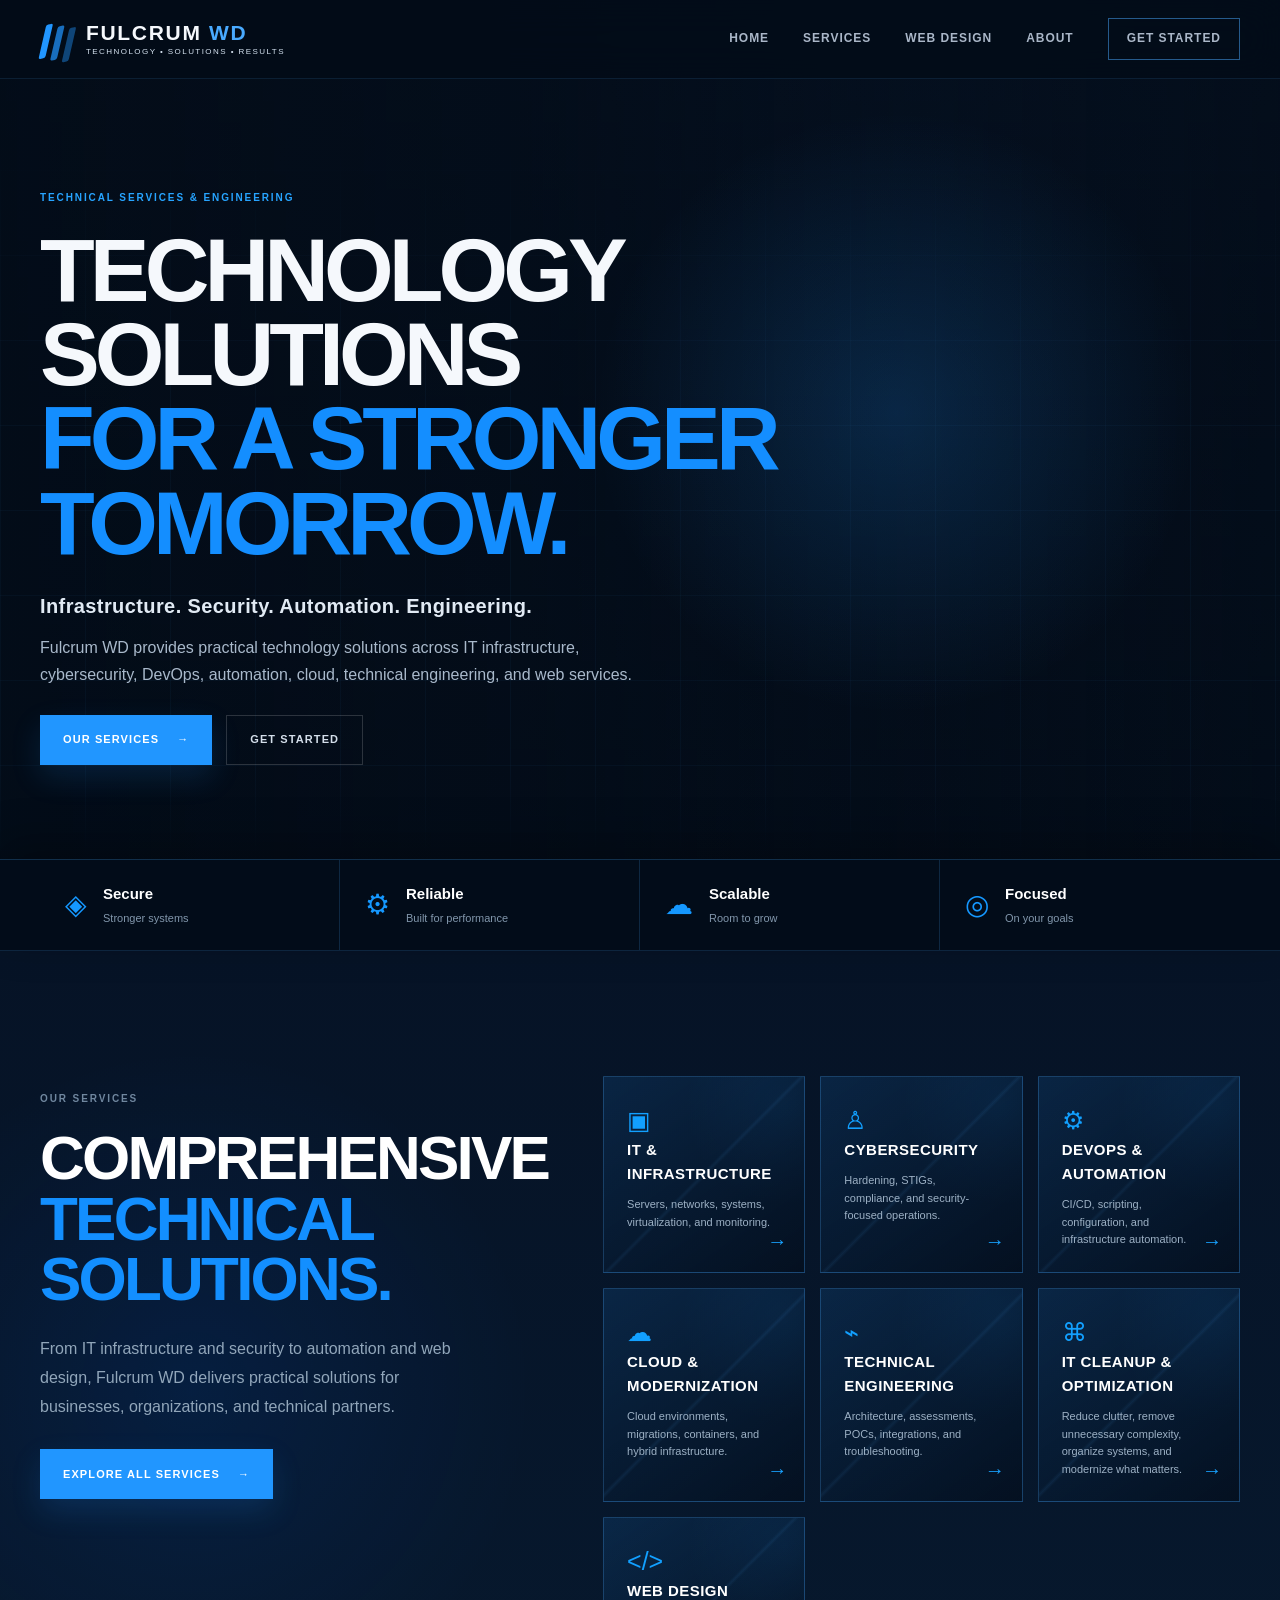
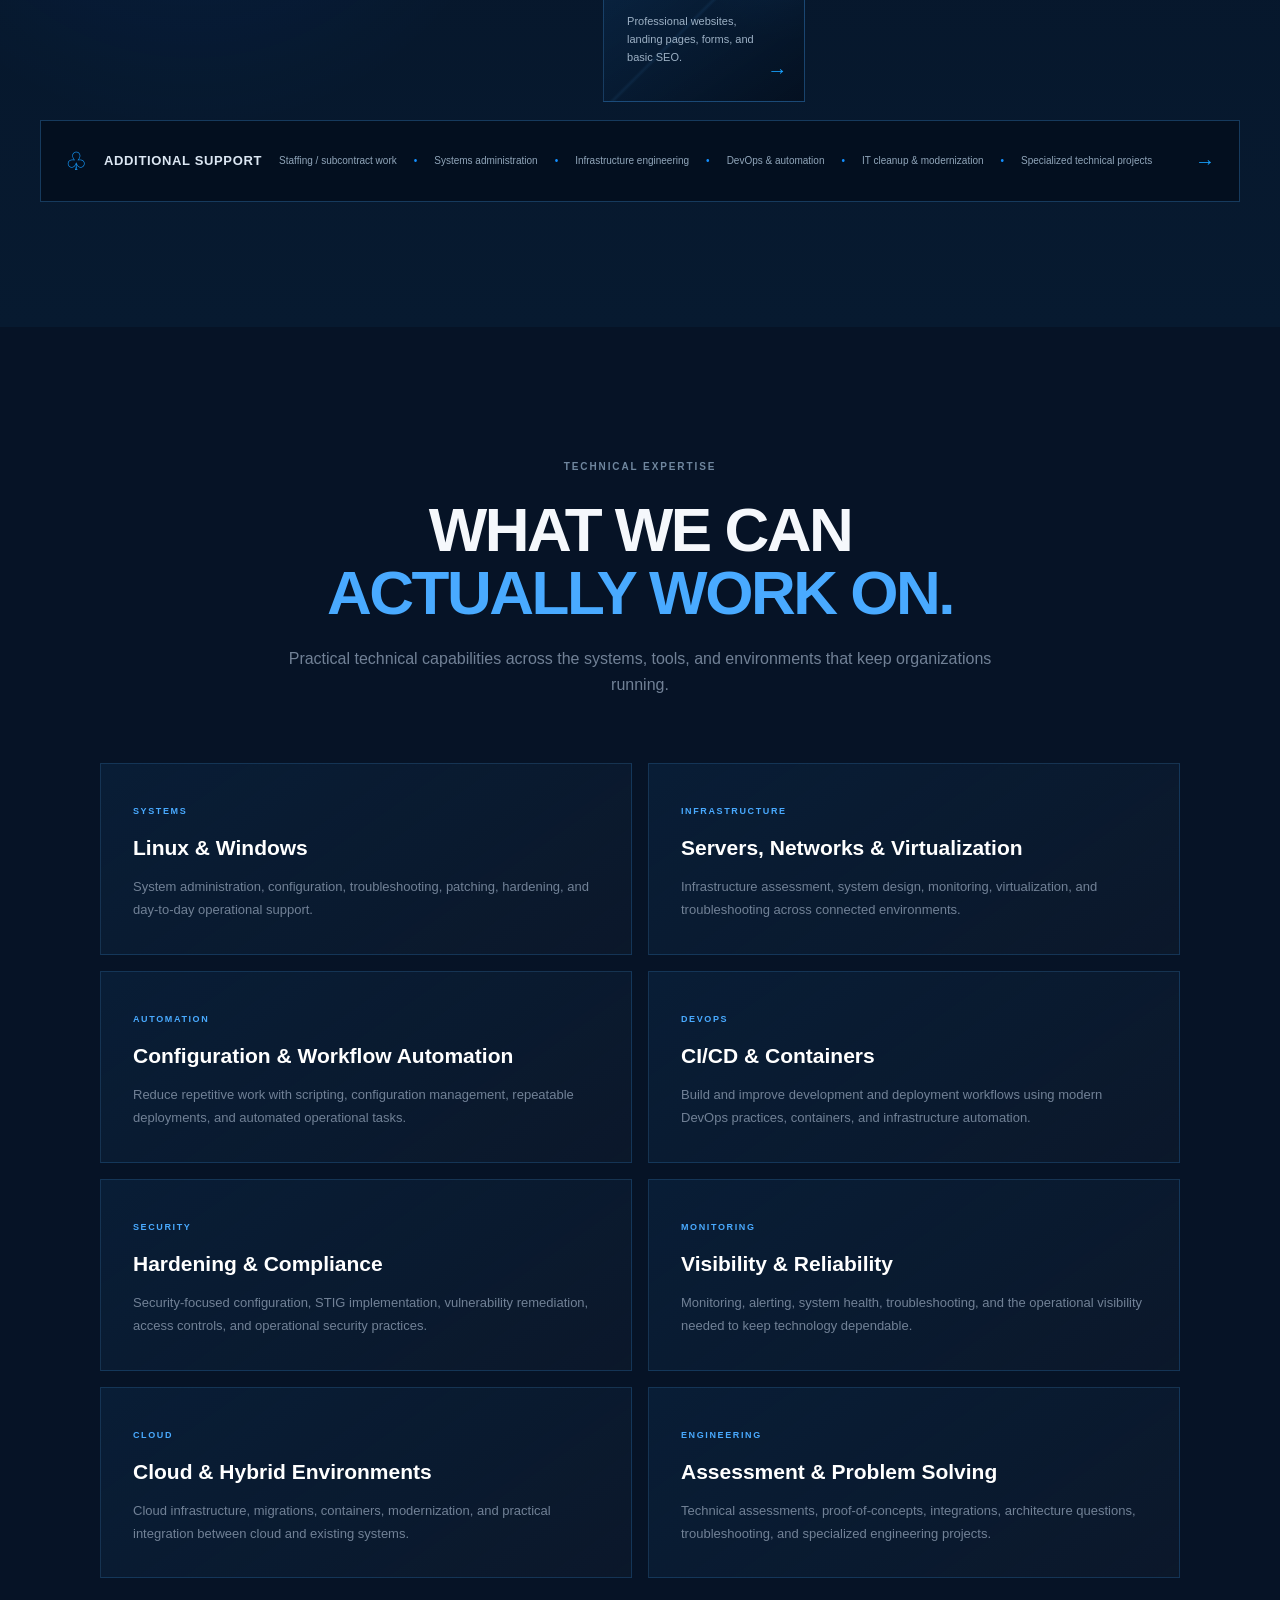
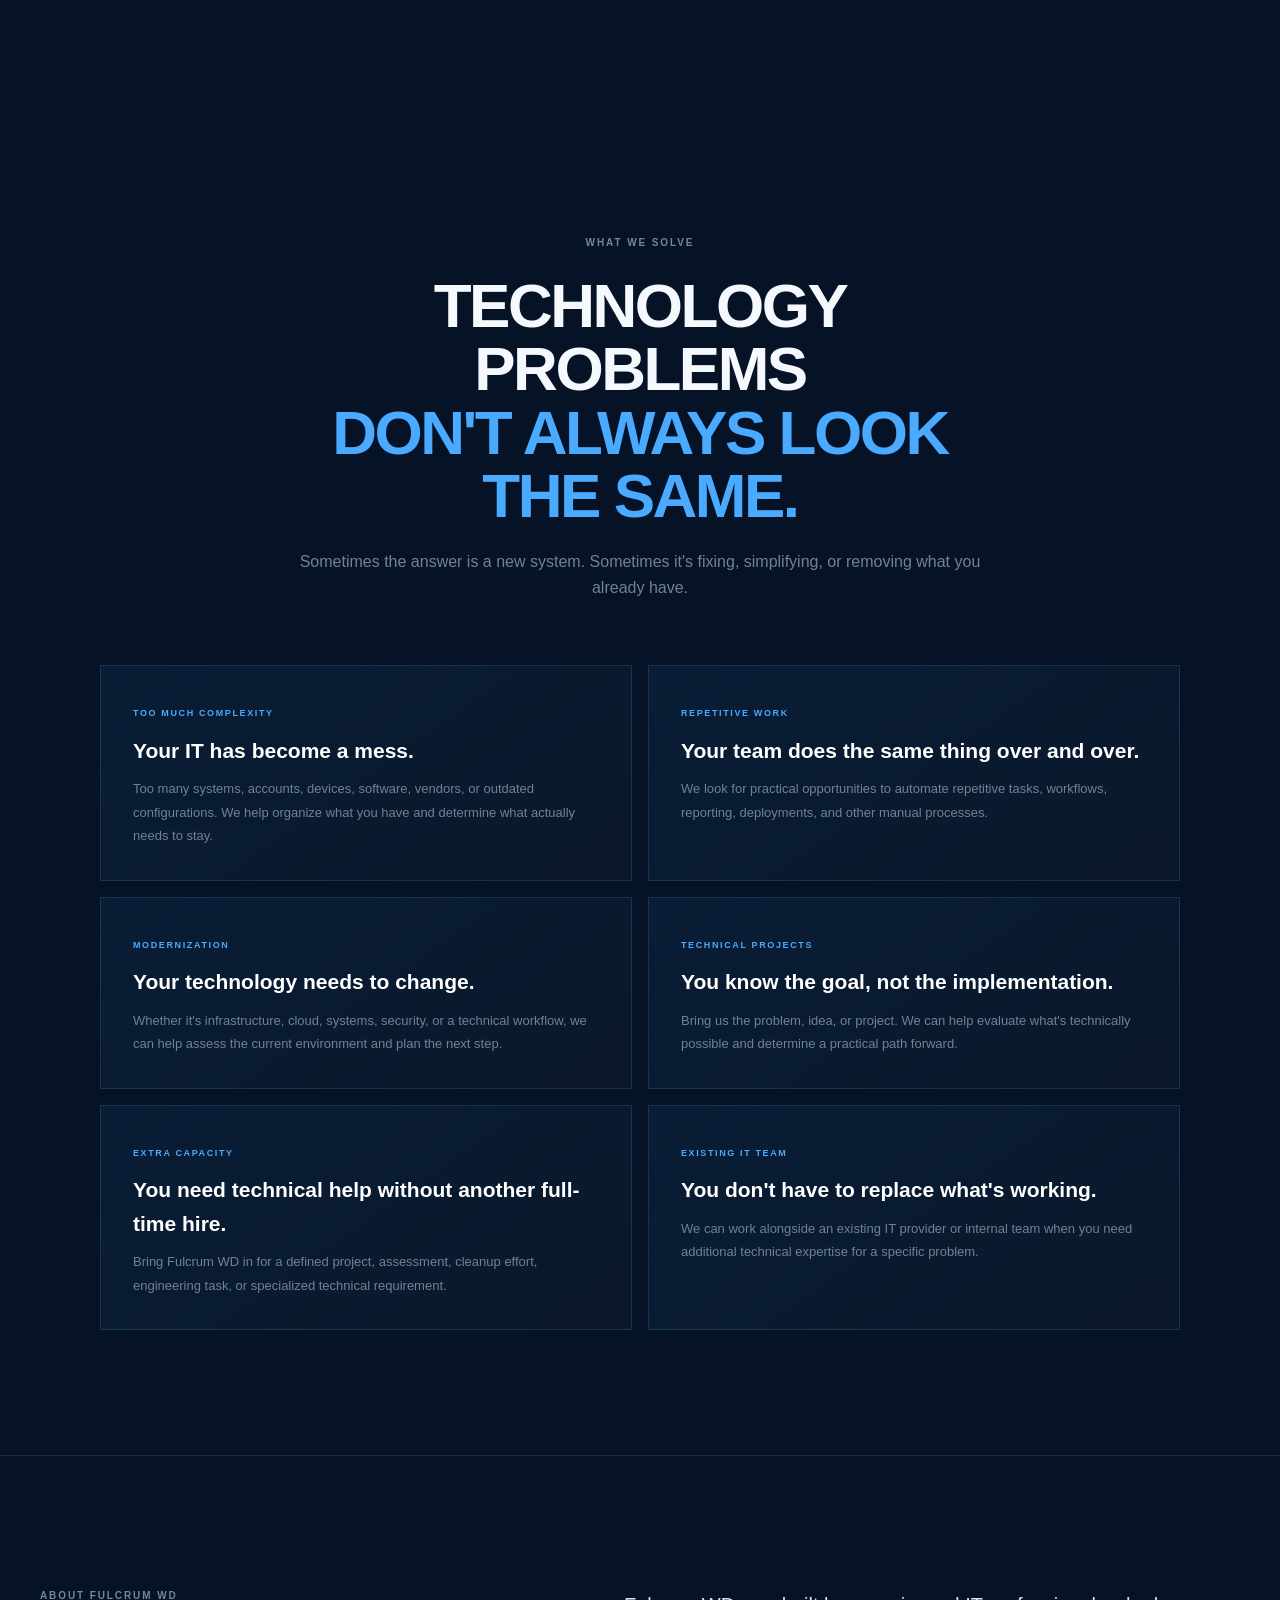
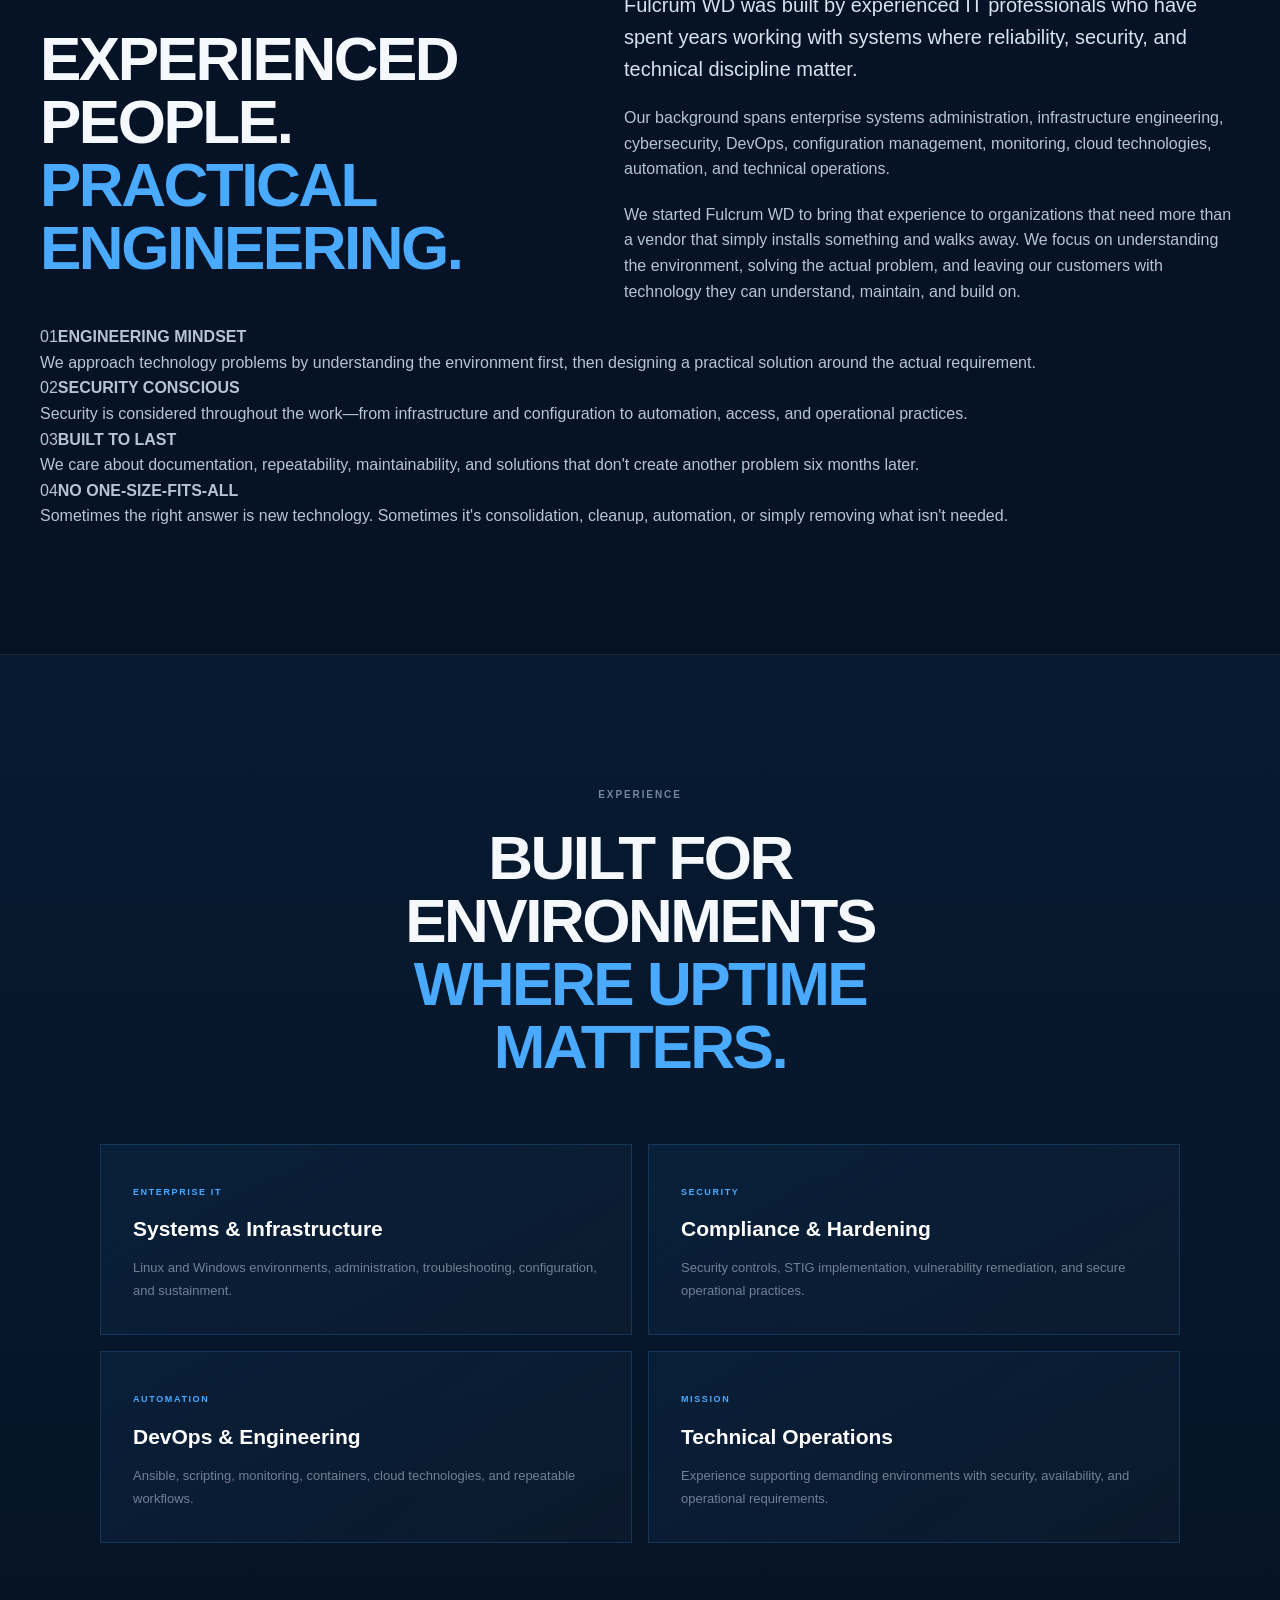
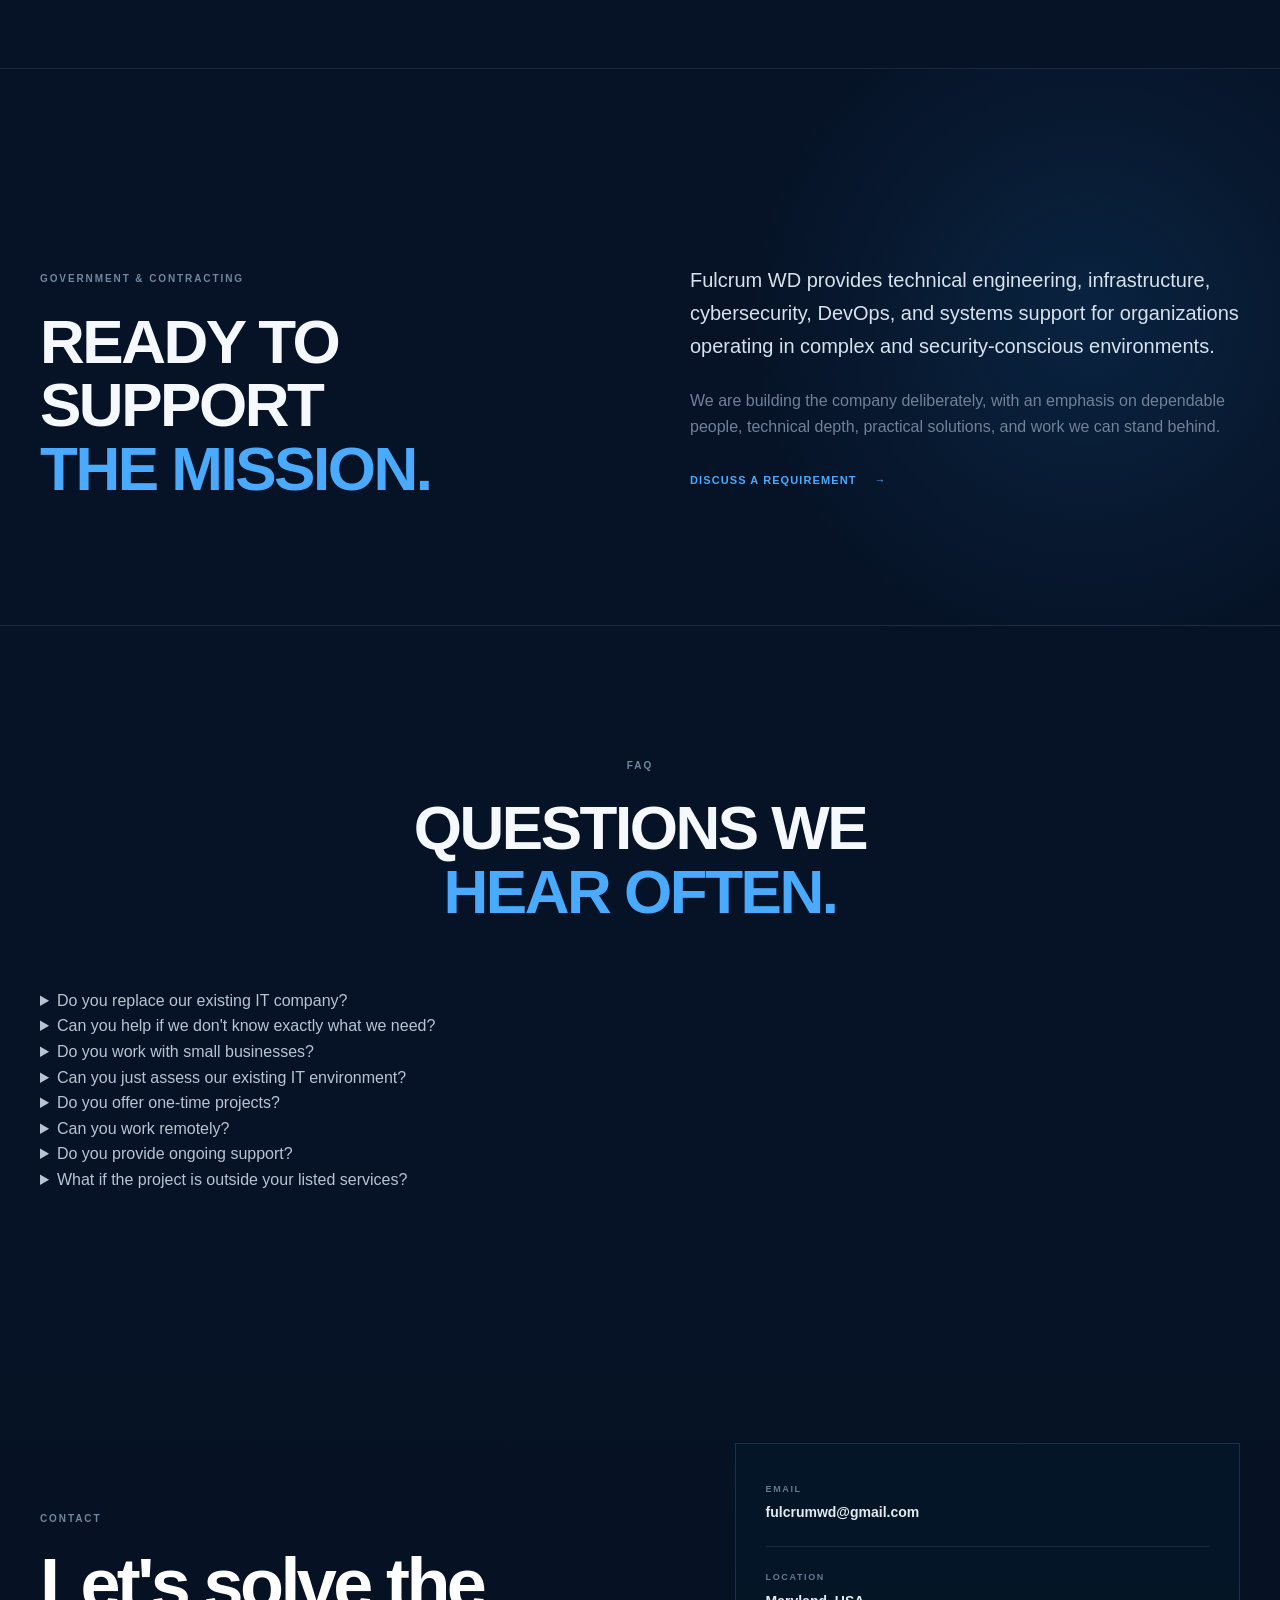
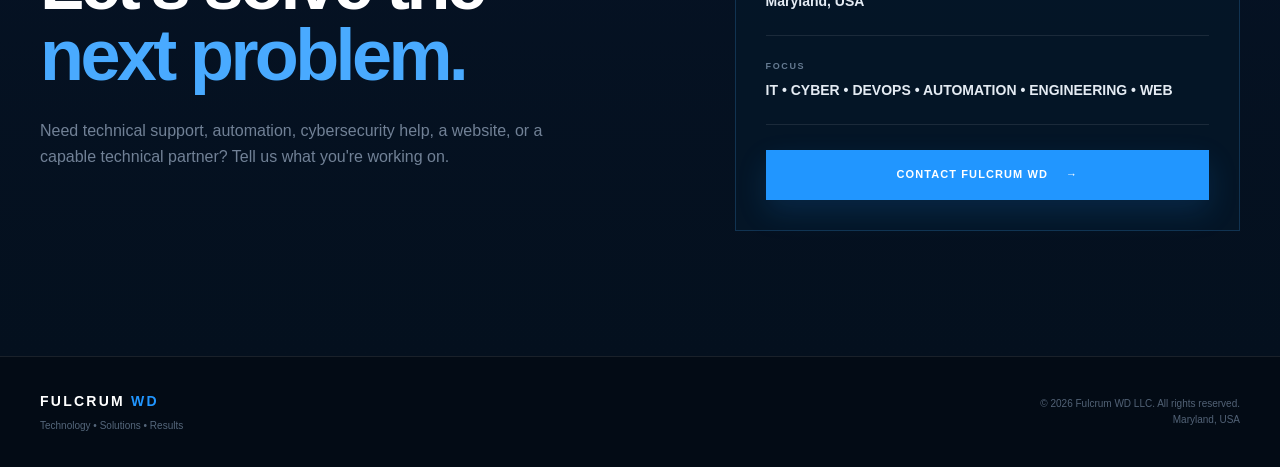
<file: index.html>
<!DOCTYPE html>
<html lang="en">
<head>
  <meta charset="UTF-8">
  <meta name="viewport" content="width=device-width, initial-scale=1.0">
  <title>Fulcrum WD LLC | Technical Services & Engineering</title>
  <meta name="description" content="Fulcrum WD LLC provides IT infrastructure, cybersecurity, DevOps, automation, cloud, technical engineering, and web design services.">
  <meta name="theme-color" content="#061326">
  <link rel="stylesheet" href="styles.css">
</head>
<body>
<header class="site-header">
  <div class="container nav-container">
    <a href="#home" class="logo" aria-label="Fulcrum WD home">
      <span class="logo-mark"><span></span><span></span><span></span></span>
      <span class="logo-text"><strong>FULCRUM <em>WD</em></strong><small>TECHNOLOGY • SOLUTIONS • RESULTS</small></span>
    </a>
    <button class="menu-toggle" aria-label="Open navigation"><span></span><span></span><span></span></button>
    <nav class="nav-menu">
      <a href="#home">Home</a>
      <a href="services.html">Services</a>
      <a href="web-design.html">Web Design</a>
      <a href="#about">About</a>
      <a href="start.html" class="nav-cta">Get Started</a>
    </nav>
  </div>
</header>

<main>
<section id="home" class="hero">
  <div class="hero-overlay"></div>
  <div class="hero-network"></div>
  <div class="container hero-content">
    <span class="section-label hero-kicker">TECHNICAL SERVICES & ENGINEERING</span>
    <h1>Technology solutions<br><span>for a stronger tomorrow.</span></h1>
    <p class="hero-subtitle">Infrastructure. Security. Automation. Engineering.</p>
    <p class="hero-text">Fulcrum WD provides practical technology solutions across IT infrastructure, cybersecurity, DevOps, automation, cloud, technical engineering, and web services.</p>
    <div class="hero-buttons">
      <a href="services.html" class="button button-primary">Our Services <span>→</span></a>
      <a href="start.html" class="button button-secondary">Get Started</a>
    </div>
  </div>
</section>

<section class="trust-strip">
  <div class="container trust-grid">
    <div><span class="trust-icon">◈</span><div><strong>Secure</strong><small>Stronger systems</small></div></div>
    <div><span class="trust-icon">⚙</span><div><strong>Reliable</strong><small>Built for performance</small></div></div>
    <div><span class="trust-icon">☁</span><div><strong>Scalable</strong><small>Room to grow</small></div></div>
    <div><span class="trust-icon">◎</span><div><strong>Focused</strong><small>On your goals</small></div></div>
  </div>
</section>

<section id="capabilities" class="section services-overview">
  <div class="container services-overview-grid">
    <div class="services-intro">
      <span class="section-label">OUR SERVICES</span>
      <h2>Comprehensive<br><span>technical solutions.</span></h2>
      <p>From IT infrastructure and security to automation and web design, Fulcrum WD delivers practical solutions for businesses, organizations, and technical partners.</p>
      <a href="services.html" class="button button-primary">Explore All Services <span>→</span></a>
    </div>
    <div class="service-cards">
      <a href="services.html" class="service-card"><span class="card-icon">▣</span><h3>IT & Infrastructure</h3><p>Servers, networks, systems, virtualization, and monitoring.</p><span class="arrow">→</span></a>
      <a href="services.html" class="service-card"><span class="card-icon">♙</span><h3>Cybersecurity</h3><p>Hardening, STIGs, compliance, and security-focused operations.</p><span class="arrow">→</span></a>
      <a href="services.html" class="service-card"><span class="card-icon">⚙</span><h3>DevOps & Automation</h3><p>CI/CD, scripting, configuration, and infrastructure automation.</p><span class="arrow">→</span></a>
      <a href="services.html" class="service-card"><span class="card-icon">☁</span><h3>Cloud & Modernization</h3><p>Cloud environments, migrations, containers, and hybrid infrastructure.</p><span class="arrow">→</span></a>
      <a href="services.html" class="service-card"><span class="card-icon">⌁</span><h3>Technical Engineering</h3><p>Architecture, assessments, POCs, integrations, and troubleshooting.</p><span class="arrow">→</span></a>
      <a href="services.html" class="service-card"><span class="card-icon">⌘</span><h3>IT Cleanup & Optimization</h3><p>Reduce clutter, remove unnecessary complexity, organize systems, and modernize what matters.</p><span class="arrow">→</span></a>
      <a href="web-design.html" class="service-card"><span class="card-icon">&lt;/&gt;</span><h3>Web Design</h3><p>Professional websites, landing pages, forms, and basic SEO.</p><span class="arrow">→</span></a>
    </div>
  </div>
  <div class="container support-ribbon"><span class="support-icon">♧</span><strong>ADDITIONAL SUPPORT</strong><span>Staffing / subcontract work</span><b>•</b><span>Systems administration</span><b>•</b><span>Infrastructure engineering</span><b>•</b><span>DevOps & automation</span><b>•</b><span>IT cleanup & modernization</span><b>•</b><span>Specialized technical projects</span><span class="arrow">→</span></div>
</section>


<section class="section technical-section">
  <div class="container">
    <div class="section-heading centered">
      <span class="section-label">TECHNICAL EXPERTISE</span>
      <h2>What we can<br><span>actually work on.</span></h2>
      <p>Practical technical capabilities across the systems, tools, and environments that keep organizations running.</p>
    </div>
    <div class="experience-grid">
      <div class="experience-panel"><span>SYSTEMS</span><strong>Linux & Windows</strong><p>System administration, configuration, troubleshooting, patching, hardening, and day-to-day operational support.</p></div>
      <div class="experience-panel"><span>INFRASTRUCTURE</span><strong>Servers, Networks & Virtualization</strong><p>Infrastructure assessment, system design, monitoring, virtualization, and troubleshooting across connected environments.</p></div>
      <div class="experience-panel"><span>AUTOMATION</span><strong>Configuration & Workflow Automation</strong><p>Reduce repetitive work with scripting, configuration management, repeatable deployments, and automated operational tasks.</p></div>
      <div class="experience-panel"><span>DEVOPS</span><strong>CI/CD & Containers</strong><p>Build and improve development and deployment workflows using modern DevOps practices, containers, and infrastructure automation.</p></div>
      <div class="experience-panel"><span>SECURITY</span><strong>Hardening & Compliance</strong><p>Security-focused configuration, STIG implementation, vulnerability remediation, access controls, and operational security practices.</p></div>
      <div class="experience-panel"><span>MONITORING</span><strong>Visibility & Reliability</strong><p>Monitoring, alerting, system health, troubleshooting, and the operational visibility needed to keep technology dependable.</p></div>
      <div class="experience-panel"><span>CLOUD</span><strong>Cloud & Hybrid Environments</strong><p>Cloud infrastructure, migrations, containers, modernization, and practical integration between cloud and existing systems.</p></div>
      <div class="experience-panel"><span>ENGINEERING</span><strong>Assessment & Problem Solving</strong><p>Technical assessments, proof-of-concepts, integrations, architecture questions, troubleshooting, and specialized engineering projects.</p></div>
    </div>
  </div>
</section>

<section class="section problems-section">
  <div class="container">
    <div class="section-heading centered">
      <span class="section-label">WHAT WE SOLVE</span>
      <h2>Technology problems<br><span>don't always look the same.</span></h2>
      <p>Sometimes the answer is a new system. Sometimes it's fixing, simplifying, or removing what you already have.</p>
    </div>
    <div class="experience-grid">
      <div class="experience-panel"><span>TOO MUCH COMPLEXITY</span><strong>Your IT has become a mess.</strong><p>Too many systems, accounts, devices, software, vendors, or outdated configurations. We help organize what you have and determine what actually needs to stay.</p></div>
      <div class="experience-panel"><span>REPETITIVE WORK</span><strong>Your team does the same thing over and over.</strong><p>We look for practical opportunities to automate repetitive tasks, workflows, reporting, deployments, and other manual processes.</p></div>
      <div class="experience-panel"><span>MODERNIZATION</span><strong>Your technology needs to change.</strong><p>Whether it's infrastructure, cloud, systems, security, or a technical workflow, we can help assess the current environment and plan the next step.</p></div>
      <div class="experience-panel"><span>TECHNICAL PROJECTS</span><strong>You know the goal, not the implementation.</strong><p>Bring us the problem, idea, or project. We can help evaluate what's technically possible and determine a practical path forward.</p></div>
      <div class="experience-panel"><span>EXTRA CAPACITY</span><strong>You need technical help without another full-time hire.</strong><p>Bring Fulcrum WD in for a defined project, assessment, cleanup effort, engineering task, or specialized technical requirement.</p></div>
      <div class="experience-panel"><span>EXISTING IT TEAM</span><strong>You don't have to replace what's working.</strong><p>We can work alongside an existing IT provider or internal team when you need additional technical expertise for a specific problem.</p></div>
    </div>
  </div>
</section>

<section id="about" class="section about-section">
  <div class="container two-column">
    <div class="section-heading">
      <span class="section-label">ABOUT FULCRUM WD</span>
      <h2>Experienced people.<br><span>Practical engineering.</span></h2>
    </div>
    <div class="about-copy">
      <p class="large-copy">Fulcrum WD was built by experienced IT professionals who have spent years working with systems where reliability, security, and technical discipline matter.</p>
      <p>Our background spans enterprise systems administration, infrastructure engineering, cybersecurity, DevOps, configuration management, monitoring, cloud technologies, automation, and technical operations.</p>
      <p>We started Fulcrum WD to bring that experience to organizations that need more than a vendor that simply installs something and walks away. We focus on understanding the environment, solving the actual problem, and leaving our customers with technology they can understand, maintain, and build on.</p>
    </div>
  </div>

  <div class="container credibility-grid">
    <div class="credibility-card"><span>01</span><strong>ENGINEERING MINDSET</strong><p>We approach technology problems by understanding the environment first, then designing a practical solution around the actual requirement.</p></div>
    <div class="credibility-card"><span>02</span><strong>SECURITY CONSCIOUS</strong><p>Security is considered throughout the work—from infrastructure and configuration to automation, access, and operational practices.</p></div>
    <div class="credibility-card"><span>03</span><strong>BUILT TO LAST</strong><p>We care about documentation, repeatability, maintainability, and solutions that don't create another problem six months later.</p></div>
    <div class="credibility-card"><span>04</span><strong>NO ONE-SIZE-FITS-ALL</strong><p>Sometimes the right answer is new technology. Sometimes it's consolidation, cleanup, automation, or simply removing what isn't needed.</p></div>
  </div>
</section>

<section id="experience" class="section experience-section">
  <div class="container">
    <div class="section-heading centered">
      <span class="section-label">EXPERIENCE</span>
      <h2>Built for environments<br><span>where uptime matters.</span></h2>
    </div>
    <div class="experience-grid">
      <div class="experience-panel"><span>ENTERPRISE IT</span><strong>Systems & Infrastructure</strong><p>Linux and Windows environments, administration, troubleshooting, configuration, and sustainment.</p></div>
      <div class="experience-panel"><span>SECURITY</span><strong>Compliance & Hardening</strong><p>Security controls, STIG implementation, vulnerability remediation, and secure operational practices.</p></div>
      <div class="experience-panel"><span>AUTOMATION</span><strong>DevOps & Engineering</strong><p>Ansible, scripting, monitoring, containers, cloud technologies, and repeatable workflows.</p></div>
      <div class="experience-panel"><span>MISSION</span><strong>Technical Operations</strong><p>Experience supporting demanding environments with security, availability, and operational requirements.</p></div>
    </div>
  </div>
</section>

<section id="government" class="section government-section">
  <div class="container government-layout">
    <div class="section-heading">
      <span class="section-label">GOVERNMENT & CONTRACTING</span>
      <h2>Ready to support<br><span>the mission.</span></h2>
    </div>
    <div class="government-intro">
      <p class="large-copy">Fulcrum WD provides technical engineering, infrastructure, cybersecurity, DevOps, and systems support for organizations operating in complex and security-conscious environments.</p>
      <p>We are building the company deliberately, with an emphasis on dependable people, technical depth, practical solutions, and work we can stand behind.</p>
      <a href="start.html" class="text-link">Discuss a requirement <span>→</span></a>
    </div>
  </div>
</section>

<section class="section faq-section">
  <div class="container">
    <div class="section-heading centered">
      <span class="section-label">FAQ</span>
      <h2>Questions we<br><span>hear often.</span></h2>
    </div>
    <div class="faq-grid">
      <details class="faq-item"><summary>Do you replace our existing IT company?</summary><p>Not necessarily. Fulcrum WD can work alongside an internal IT team or existing provider for a specific project, assessment, cleanup effort, automation task, migration, or technical problem.</p></details>
      <details class="faq-item"><summary>Can you help if we don't know exactly what we need?</summary><p>Absolutely. You can start with the problem rather than the technical solution. We'll help understand the environment, clarify the goal, and determine practical next steps.</p></details>
      <details class="faq-item"><summary>Do you work with small businesses?</summary><p>Yes. Projects can range from a small business website or automation workflow to larger infrastructure, modernization, and engineering efforts.</p></details>
      <details class="faq-item"><summary>Can you just assess our existing IT environment?</summary><p>Yes. An assessment can help identify unnecessary systems, technical debt, security concerns, operational bottlenecks, documentation gaps, and opportunities to simplify or modernize.</p></details>
      <details class="faq-item"><summary>Do you offer one-time projects?</summary><p>Yes. Fulcrum WD can support defined one-time projects as well as ongoing technical needs, depending on the scope and requirements.</p></details>
      <details class="faq-item"><summary>Can you work remotely?</summary><p>Many technical projects can be handled remotely. Projects involving physical equipment, onsite infrastructure, or other location-specific requirements may need onsite work.</p></details>
      <details class="faq-item"><summary>Do you provide ongoing support?</summary><p>Depending on the requirement, we can discuss ongoing technical support, project-based assistance, or a defined engagement with a specific deliverable.</p></details>
      <details class="faq-item"><summary>What if the project is outside your listed services?</summary><p>Tell us what you're trying to accomplish. If it's something we can support, we'll explain how. If it requires a capability outside our scope, we'll be upfront about that.</p></details>
    </div>
  </div>
</section>

<section id="contact" class="section contact-section">
  <div class="container contact-grid">
    <div class="contact-heading">
      <span class="section-label">CONTACT</span>
      <h2>Let's solve the<br><span>next problem.</span></h2>
      <p>Need technical support, automation, cybersecurity help, a website, or a capable technical partner? Tell us what you're working on.</p>
    </div>
    <div class="contact-card">
      <div class="contact-row"><span>EMAIL</span><a href="mailto:fulcrumwd@gmail.com">fulcrumwd@gmail.com</a></div>
      <div class="contact-row"><span>LOCATION</span><strong>Maryland, USA</strong></div>
      <div class="contact-row"><span>FOCUS</span><strong>IT • CYBER • DEVOPS • AUTOMATION • ENGINEERING • WEB</strong></div>
      <a href="mailto:fulcrumwd@gmail.com" class="button button-primary full-button">Contact Fulcrum WD <span>→</span></a>
    </div>
  </div>
</section>
</main>

<footer class="site-footer">
  <div class="container footer-content">
    <div class="footer-brand"><div class="footer-logo">FULCRUM <span>WD</span></div><p>Technology • Solutions • Results</p></div>
    <div class="footer-right"><p>© 2026 Fulcrum WD LLC. All rights reserved.</p><p>Maryland, USA</p></div>
  </div>
</footer>
<script src="script.js?v=4"></script>
</body>
</html>
</file>
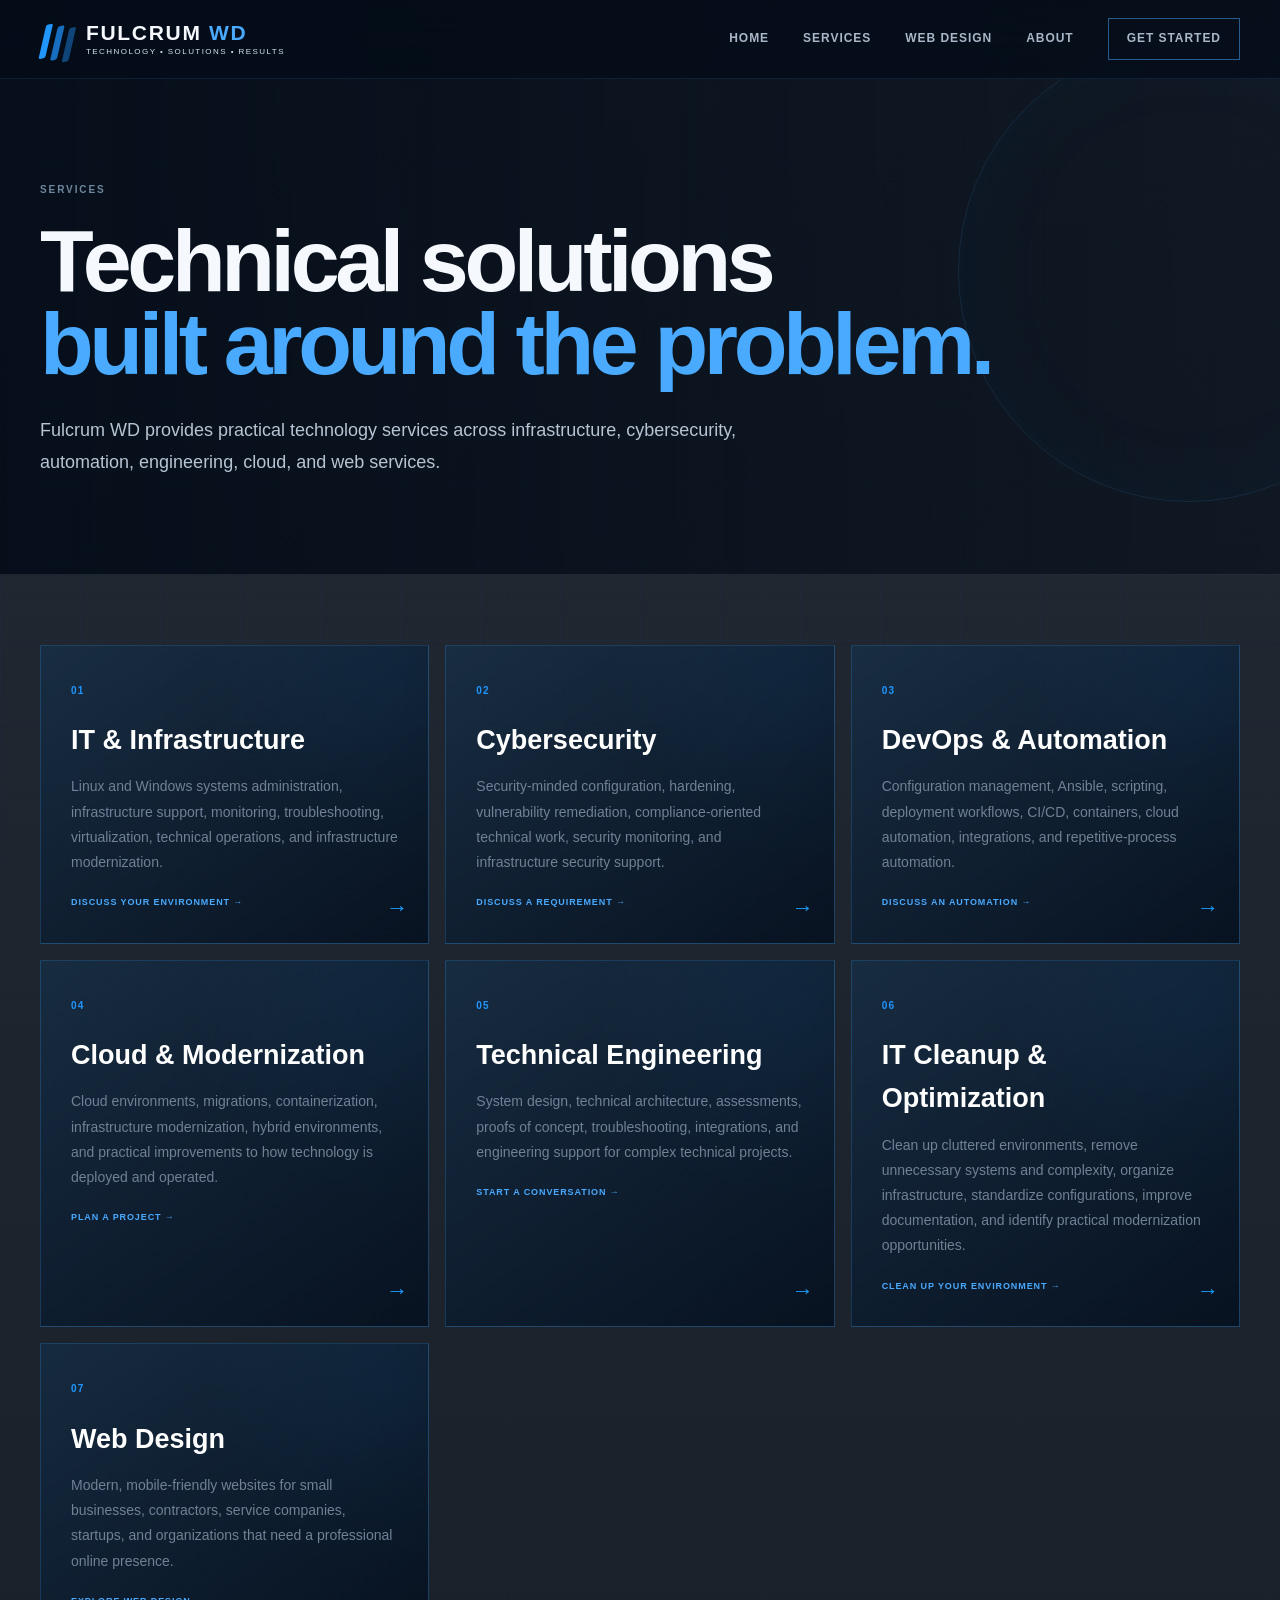
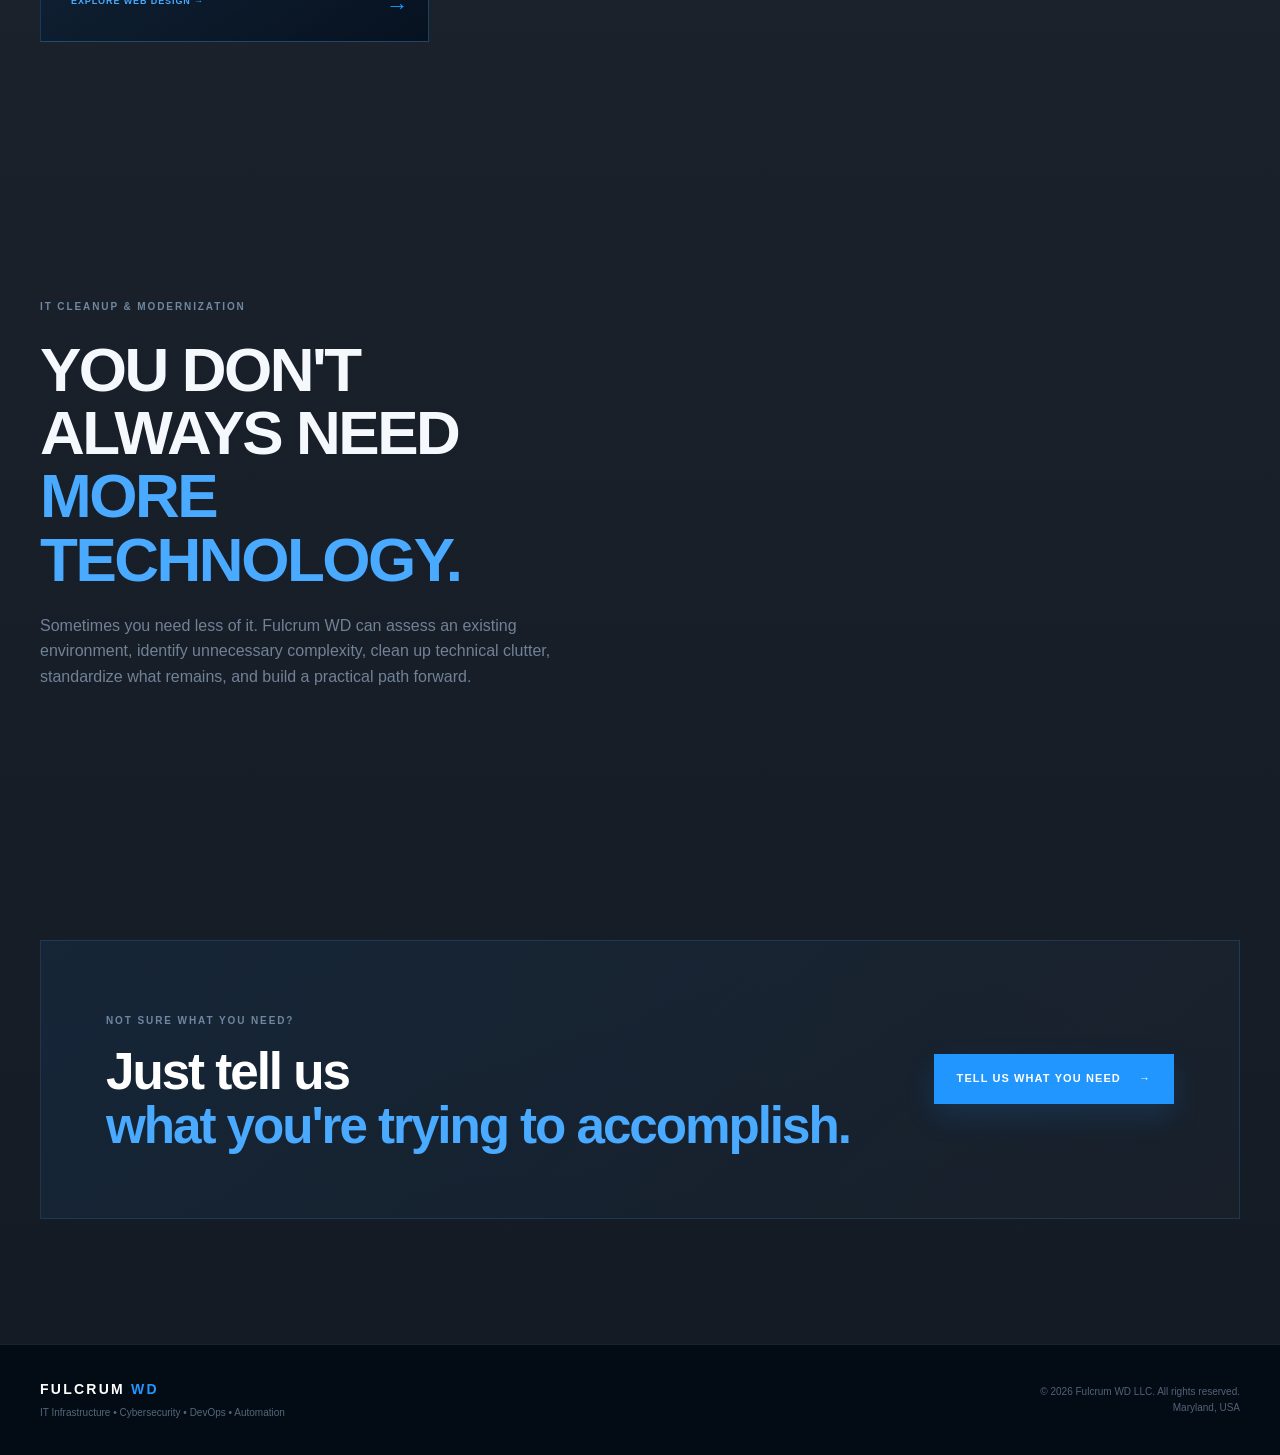
<file: services.html>
<!DOCTYPE html>
<html lang="en">
<head>
<meta charset="UTF-8"><meta name="viewport" content="width=device-width, initial-scale=1.0">
<title>Fulcrum WD LLC | Services</title>
<meta name="description" content="Fulcrum WD LLC provides IT infrastructure, cybersecurity, DevOps, automation, cloud, technical engineering, web design, and technical project support.">
<link rel="stylesheet" href="styles.css">
</head><body>
<header class="site-header"><div class="container nav-container">
<a href="index.html" class="logo" aria-label="Fulcrum WD home"><span class="logo-mark"><span></span><span></span><span></span></span><span class="logo-text"><strong>FULCRUM <em>WD</em></strong><small>TECHNOLOGY • SOLUTIONS • RESULTS</small></span></a>
<button class="menu-toggle" aria-label="Open navigation"><span></span><span></span><span></span></button>
<nav class="nav-menu"><a href="index.html">Home</a><a href="services.html">Services</a><a href="web-design.html">Web Design</a><a href="index.html#about">About</a><a href="start.html" class="nav-cta">Get Started</a></nav>
</div></header>

<main>
<section class="inner-hero section"><div class="container"><span class="section-label">SERVICES</span><h1>Technical solutions<br><span>built around the problem.</span></h1><p>Fulcrum WD provides practical technology services across infrastructure, cybersecurity, automation, engineering, cloud, and web services.</p></div></section>

<section class="section services-page"><div class="container service-page-grid">
<article><span>01</span><h2>IT & Infrastructure</h2><p>Linux and Windows systems administration, infrastructure support, monitoring, troubleshooting, virtualization, technical operations, and infrastructure modernization.</p><a href="start.html" class="text-link">Discuss your environment →</a></article>
<article><span>02</span><h2>Cybersecurity</h2><p>Security-minded configuration, hardening, vulnerability remediation, compliance-oriented technical work, security monitoring, and infrastructure security support.</p><a href="start.html" class="text-link">Discuss a requirement →</a></article>
<article><span>03</span><h2>DevOps & Automation</h2><p>Configuration management, Ansible, scripting, deployment workflows, CI/CD, containers, cloud automation, integrations, and repetitive-process automation.</p><a href="start.html" class="text-link">Discuss an automation →</a></article>
<article><span>04</span><h2>Cloud & Modernization</h2><p>Cloud environments, migrations, containerization, infrastructure modernization, hybrid environments, and practical improvements to how technology is deployed and operated.</p><a href="start.html" class="text-link">Plan a project →</a></article>
<article><span>05</span><h2>Technical Engineering</h2><p>System design, technical architecture, assessments, proofs of concept, troubleshooting, integrations, and engineering support for complex technical projects.</p><a href="start.html" class="text-link">Start a conversation →</a></article>
<article><span>06</span><h2>IT Cleanup & Optimization</h2><p>Clean up cluttered environments, remove unnecessary systems and complexity, organize infrastructure, standardize configurations, improve documentation, and identify practical modernization opportunities.</p><a href="start.html" class="text-link">Clean up your environment →</a></article>
<article><span>07</span><h2>Web Design</h2><p>Modern, mobile-friendly websites for small businesses, contractors, service companies, startups, and organizations that need a professional online presence.</p><a href="web-design.html" class="text-link">Explore web design →</a></article>
</div></section>

<section class="section"><div class="container"><div class="section-heading"><span class="section-label">IT CLEANUP & MODERNIZATION</span><h2>You don't always need<br><span>more technology.</span></h2><p>Sometimes you need less of it. Fulcrum WD can assess an existing environment, identify unnecessary complexity, clean up technical clutter, standardize what remains, and build a practical path forward.</p></div></div></section>

<section class="section cta-section"><div class="container cta-box"><div><span class="section-label">NOT SURE WHAT YOU NEED?</span><h2>Just tell us<br><span>what you're trying to accomplish.</span></h2></div><a href="start.html" class="button button-primary">Tell Us What You Need <span>→</span></a></div></section>
</main>

<footer class="site-footer"><div class="container footer-content"><div class="footer-brand"><div class="footer-logo">FULCRUM <span>WD</span></div><p>IT Infrastructure • Cybersecurity • DevOps • Automation</p></div><div class="footer-right"><p>© 2026 Fulcrum WD LLC. All rights reserved.</p><p>Maryland, USA</p></div></div></footer>
<script src="script.js?v=4"></script></body></html>
</file>
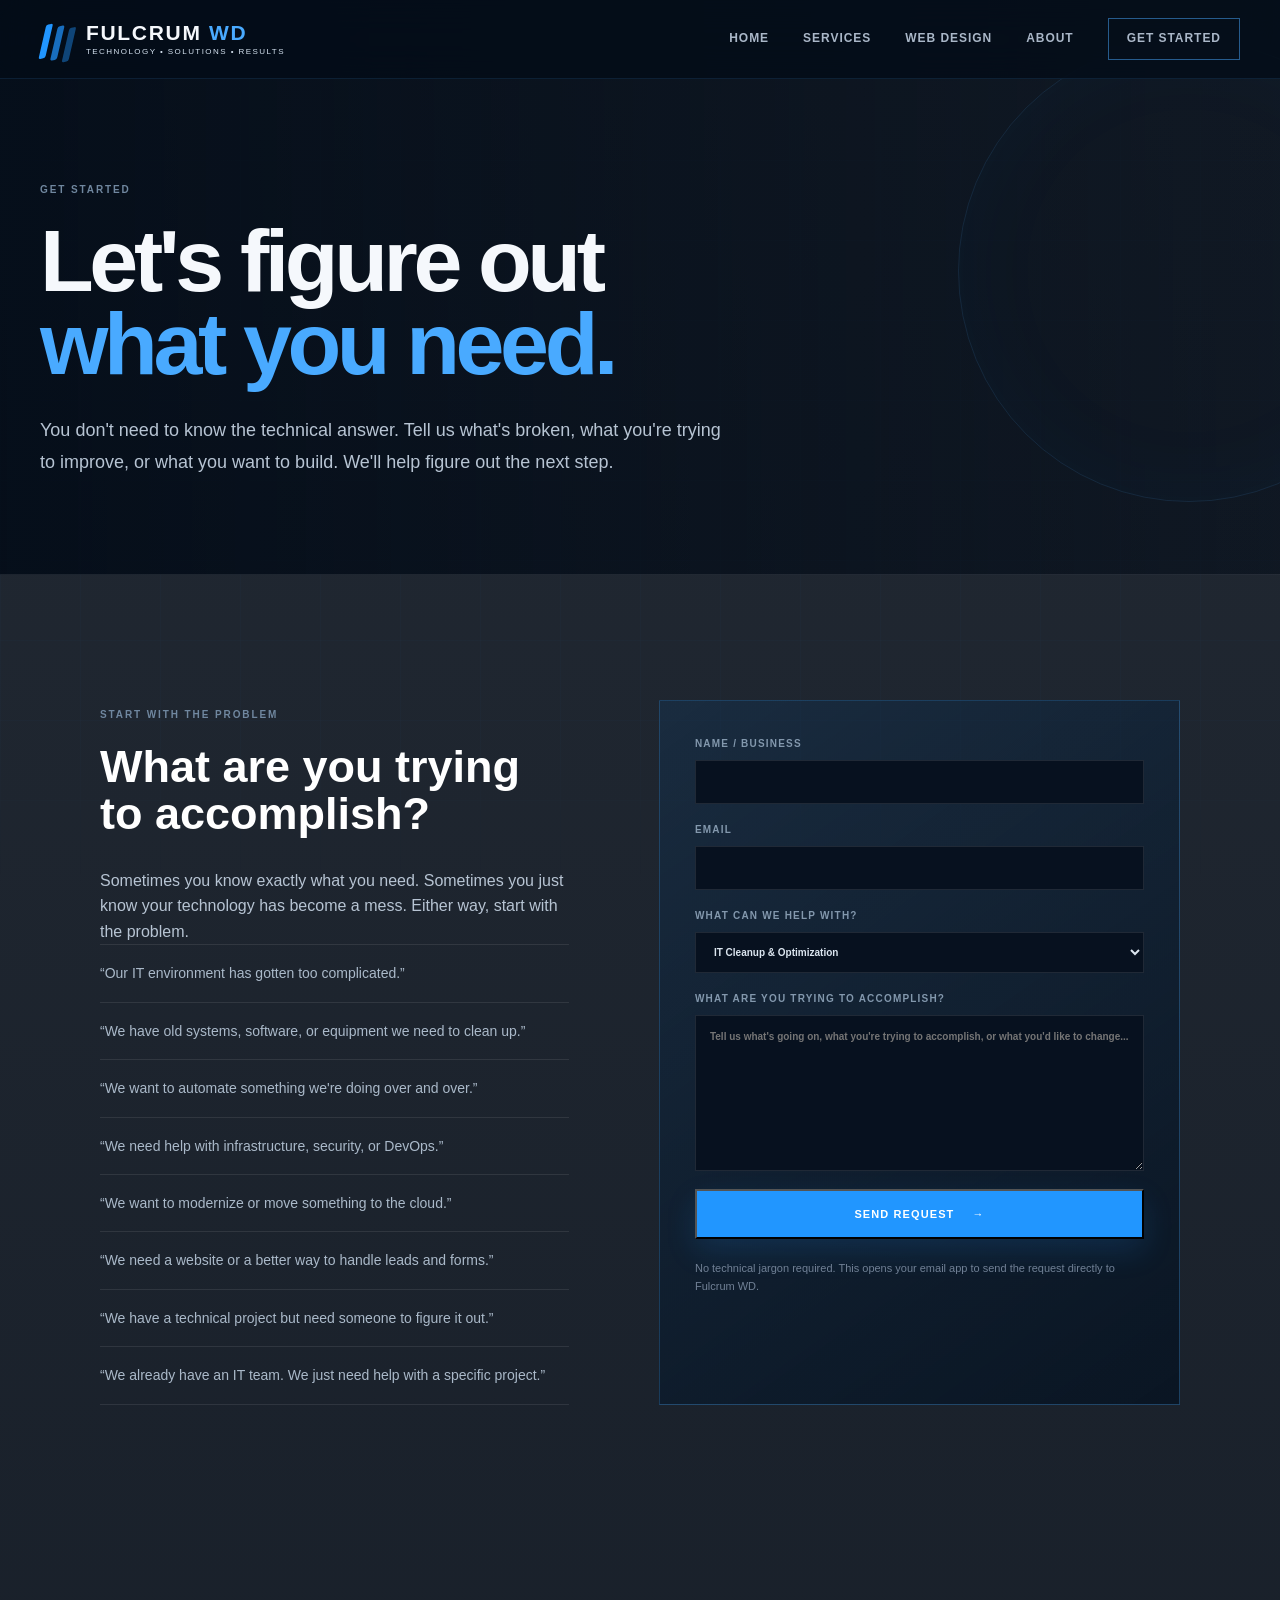
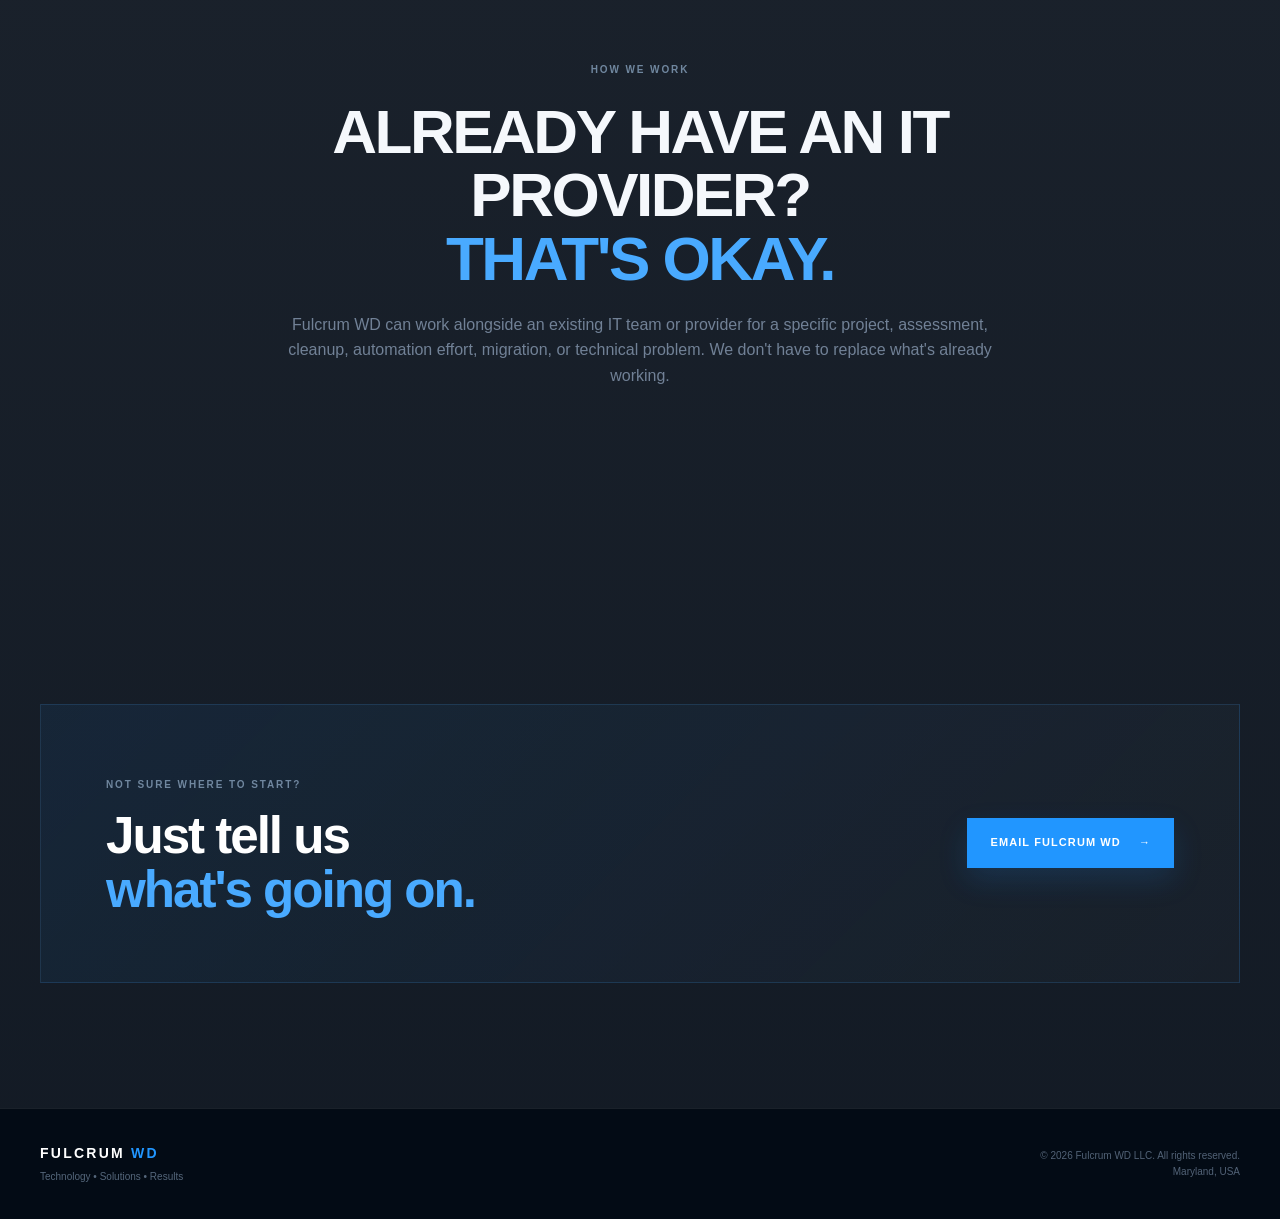
<file: start.html>
<!DOCTYPE html>
<html lang="en">
<head>
<meta charset="UTF-8"><meta name="viewport" content="width=device-width, initial-scale=1.0">
<title>Fulcrum WD LLC | Get Started</title>
<meta name="description" content="Tell Fulcrum WD what you're trying to accomplish. IT cleanup, infrastructure, cybersecurity, DevOps, automation, cloud, engineering, web design, and technical projects.">
<link rel="stylesheet" href="styles.css">
</head><body>
<header class="site-header"><div class="container nav-container">
<a href="index.html" class="logo" aria-label="Fulcrum WD home"><span class="logo-mark"><span></span><span></span><span></span></span><span class="logo-text"><strong>FULCRUM <em>WD</em></strong><small>TECHNOLOGY • SOLUTIONS • RESULTS</small></span></a>
<button class="menu-toggle" aria-label="Open navigation"><span></span><span></span><span></span></button>
<nav class="nav-menu"><a href="index.html">Home</a><a href="services.html">Services</a><a href="web-design.html">Web Design</a><a href="index.html#about">About</a><a href="start.html" class="nav-cta">Get Started</a></nav>
</div></header>

<main>
<section class="inner-hero section"><div class="container">
<span class="section-label">GET STARTED</span>
<h1>Let's figure out<br><span>what you need.</span></h1>
<p>You don't need to know the technical answer. Tell us what's broken, what you're trying to improve, or what you want to build. We'll help figure out the next step.</p>
</div></section>

<section class="section"><div class="container intake-grid">
<div>
<span class="section-label">START WITH THE PROBLEM</span>
<h2>What are you trying to accomplish?</h2>
<p class="large-copy">Sometimes you know exactly what you need. Sometimes you just know your technology has become a mess. Either way, start with the problem.</p>
<ul class="intake-list">
<li>“Our IT environment has gotten too complicated.”</li>
<li>“We have old systems, software, or equipment we need to clean up.”</li>
<li>“We want to automate something we're doing over and over.”</li>
<li>“We need help with infrastructure, security, or DevOps.”</li>
<li>“We want to modernize or move something to the cloud.”</li>
<li>“We need a website or a better way to handle leads and forms.”</li>
<li>“We have a technical project but need someone to figure it out.”</li>
<li>“We already have an IT team. We just need help with a specific project.”</li>
</ul>
</div>

<div class="intake-card">
<form action="mailto:fulcrumwd@gmail.com" method="post" enctype="text/plain">
<label>Name / Business<input name="name" autocomplete="name" required></label>
<label>Email<input type="email" name="email" autocomplete="email" required></label>
<label>What can we help with?
<select name="service">
<option>IT Cleanup & Optimization</option>
<option>IT & Infrastructure</option>
<option>Cybersecurity</option>
<option>DevOps & Automation</option>
<option>Cloud & Modernization</option>
<option>Technical Engineering</option>
<option>Web Design</option>
<option>Not sure — I just need help figuring it out</option>
</select></label>
<label>What are you trying to accomplish?<textarea name="message" rows="8" placeholder="Tell us what's going on, what you're trying to accomplish, or what you'd like to change..."></textarea></label>
<button class="button button-primary" type="submit">Send Request <span>→</span></button>
</form>
<p class="package-note">No technical jargon required. This opens your email app to send the request directly to Fulcrum WD.</p>
</div>
</div></section>

<section class="section"><div class="container">
<div class="section-heading centered">
<span class="section-label">HOW WE WORK</span>
<h2>Already have an IT provider?<br><span>That's okay.</span></h2>
<p>Fulcrum WD can work alongside an existing IT team or provider for a specific project, assessment, cleanup, automation effort, migration, or technical problem. We don't have to replace what's already working.</p>
</div>
</div></section>

<section class="section cta-section"><div class="container cta-box">
<div><span class="section-label">NOT SURE WHERE TO START?</span><h2>Just tell us<br><span>what's going on.</span></h2></div>
<a href="mailto:fulcrumwd@gmail.com" class="button button-primary">Email Fulcrum WD <span>→</span></a>
</div></section>
</main>

<footer class="site-footer"><div class="container footer-content"><div class="footer-brand"><div class="footer-logo">FULCRUM <span>WD</span></div><p>Technology • Solutions • Results</p></div><div class="footer-right"><p>© 2026 Fulcrum WD LLC. All rights reserved.</p><p>Maryland, USA</p></div></div></footer>
<script src="script.js?v=4"></script></body></html>
</file>
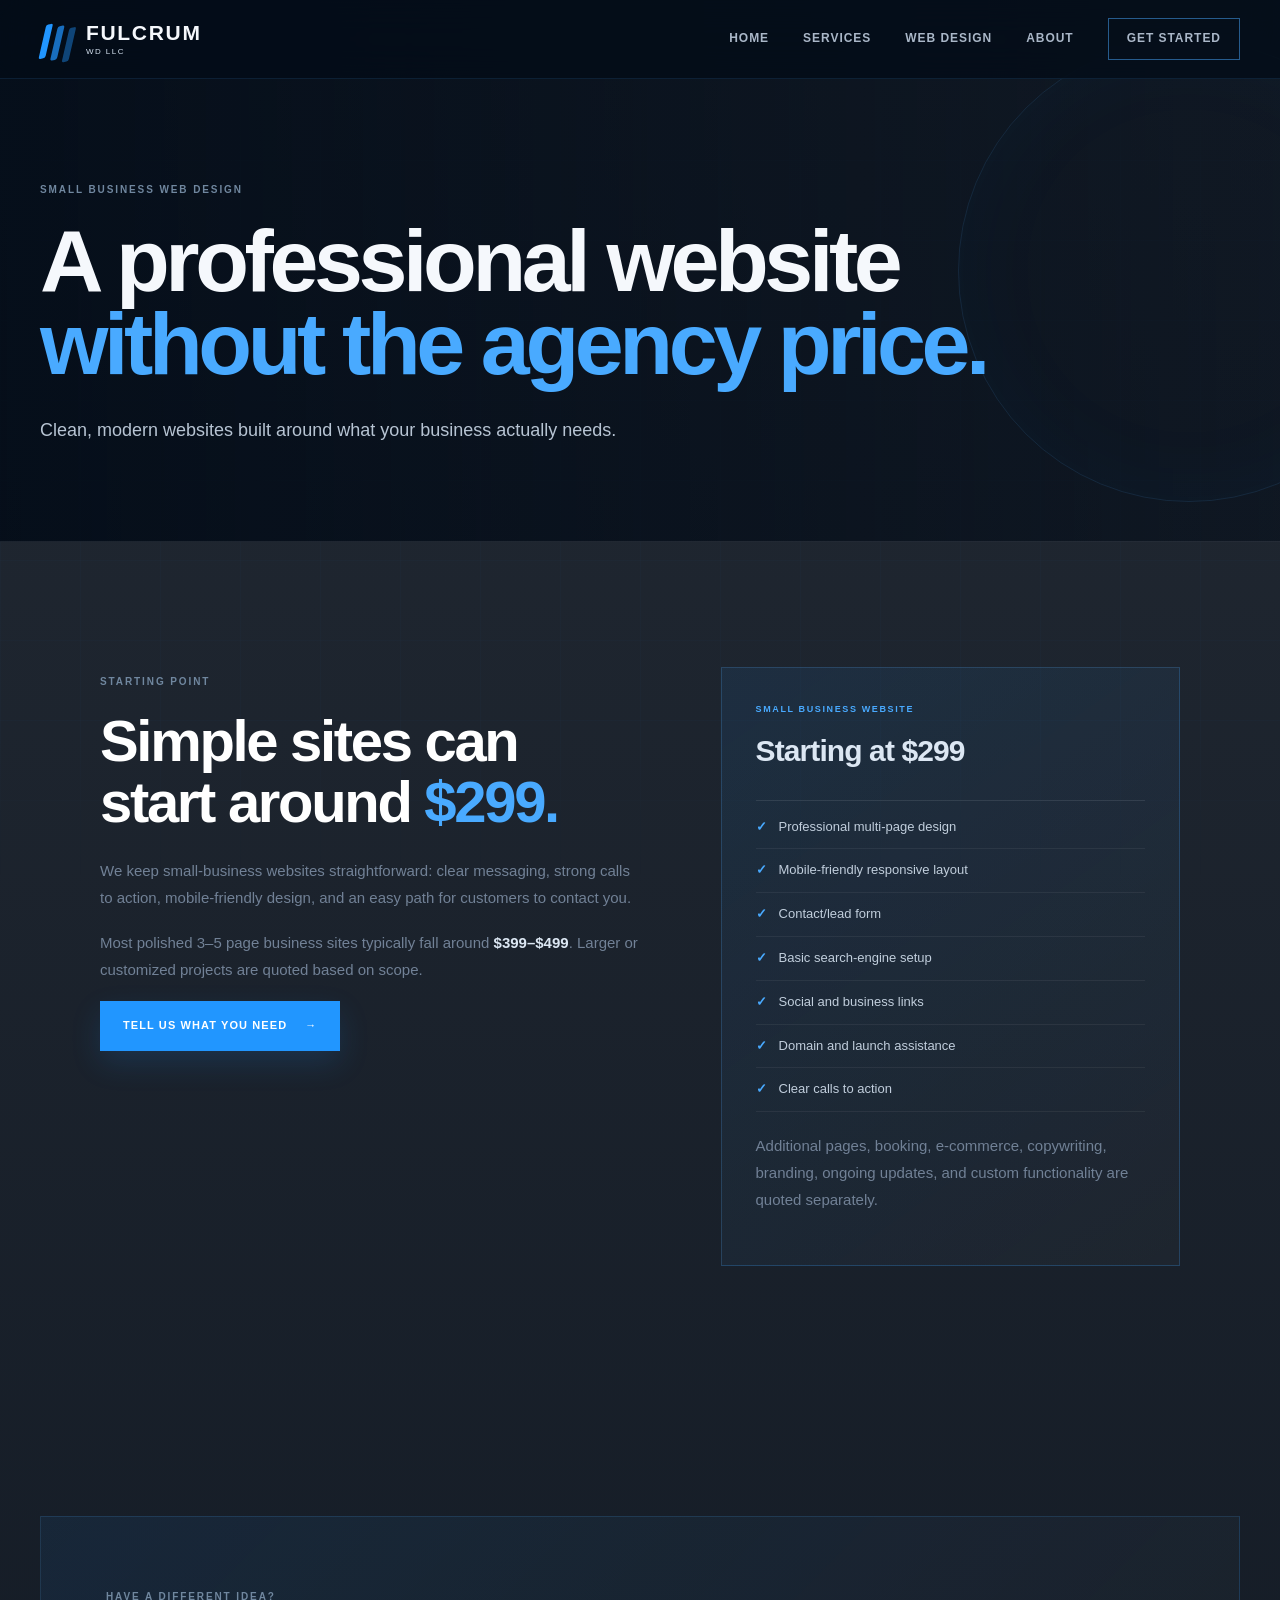
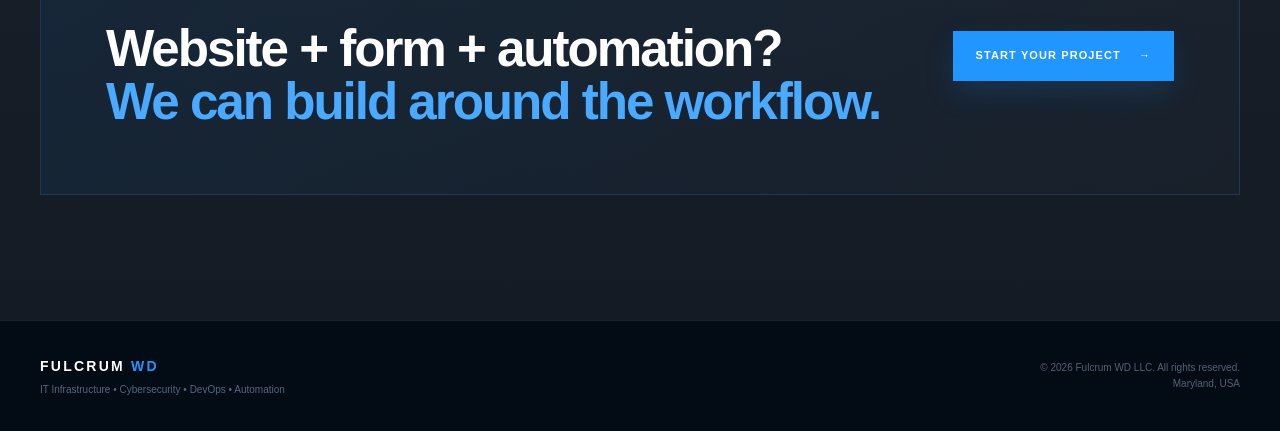
<file: web-design.html>
<!DOCTYPE html>
<html lang="en">
<head>
<meta charset="UTF-8"><meta name="viewport" content="width=device-width, initial-scale=1.0">
<title>Fulcrum WD LLC | Small Business Web Design</title>
<meta name="description" content="Fulcrum WD LLC provides web design, automation, IT infrastructure, cybersecurity, DevOps, and technical engineering services.">
<link rel="stylesheet" href="styles.css">
</head><body>
<header class="site-header"><div class="container nav-container">
<a href="index.html" class="logo" aria-label="Fulcrum WD home"><span class="logo-mark"><span></span><span></span><span></span></span><span class="logo-text"><strong>FULCRUM</strong><small>WD LLC</small></span></a>
<button class="menu-toggle" aria-label="Open navigation"><span></span><span></span><span></span></button>
<nav class="nav-menu"><a href="index.html">Home</a><a href="services.html">Services</a><a href="web-design.html">Web Design</a><a href="index.html#about">About</a><a href="start.html" class="nav-cta">Get Started</a></nav>
</div></header><main><section class="inner-hero section"><div class="container"><span class="section-label">SMALL BUSINESS WEB DESIGN</span><h1>A professional website<br><span>without the agency price.</span></h1><p>Clean, modern websites built around what your business actually needs.</p></div></section>
<section class="section"><div class="container web-page-grid"><div><span class="section-label">STARTING POINT</span><h2>Simple sites can start around <span>$299.</span></h2><p>We keep small-business websites straightforward: clear messaging, strong calls to action, mobile-friendly design, and an easy path for customers to contact you.</p><p>Most polished 3–5 page business sites typically fall around <strong>$399–$499</strong>. Larger or customized projects are quoted based on scope.</p><a href="start.html" class="button button-primary">Tell Us What You Need <span>→</span></a></div><div class="website-package"><div class="package-top"><span>SMALL BUSINESS WEBSITE</span><strong>Starting at $299</strong></div><div class="package-divider"></div><ul><li>Professional multi-page design</li><li>Mobile-friendly responsive layout</li><li>Contact/lead form</li><li>Basic search-engine setup</li><li>Social and business links</li><li>Domain and launch assistance</li><li>Clear calls to action</li></ul><p class="package-note">Additional pages, booking, e-commerce, copywriting, branding, ongoing updates, and custom functionality are quoted separately.</p></div></div></section>
<section class="section cta-section"><div class="container cta-box"><div><span class="section-label">HAVE A DIFFERENT IDEA?</span><h2>Website + form + automation?<br><span>We can build around the workflow.</span></h2></div><a href="start.html" class="button button-primary">Start Your Project <span>→</span></a></div></section></main><footer class="site-footer"><div class="container footer-content"><div class="footer-brand"><div class="footer-logo">FULCRUM <span>WD</span></div><p>IT Infrastructure • Cybersecurity • DevOps • Automation</p></div><div class="footer-right"><p>© 2026 Fulcrum WD LLC. All rights reserved.</p><p>Maryland, USA</p></div></div></footer><script src="script.js?v=2"></script></body></html>
</file>
<file: styles.css>
/* Fulcrum WD visual system */
:root{--navy:#07111f;--navy-2:#0a1728;--blue:#2196ff;--blue-bright:#49aaff;--white:#f5f8fc;--text:#b7c4d3;--muted:#718196;--line:rgba(255,255,255,.09);--card:rgba(255,255,255,.035);--max-width:1200px}
*{margin:0;padding:0;box-sizing:border-box}html{scroll-behavior:smooth}body{background:var(--navy);color:var(--text);font-family:Inter,-apple-system,BlinkMacSystemFont,"Segoe UI",Roboto,Helvetica,Arial,sans-serif;line-height:1.6;overflow-x:hidden}a{color:inherit;text-decoration:none}.container{width:min(calc(100% - 48px),var(--max-width));margin:0 auto}
.site-header{position:fixed;top:0;left:0;width:100%;z-index:1000;background:rgba(7,17,31,.82);backdrop-filter:blur(18px);border-bottom:1px solid rgba(255,255,255,.06)}.nav-container{height:78px;display:flex;align-items:center;justify-content:space-between}.logo{display:flex;align-items:center;gap:12px}.logo-mark{position:relative;width:34px;height:34px;display:block;transform:rotate(-12deg)}.logo-mark span{position:absolute;display:block;width:7px;height:32px;background:var(--blue);border-radius:2px}.logo-mark span:nth-child(1){left:2px;top:1px;transform:skewX(-25deg)}.logo-mark span:nth-child(2){left:13px;top:5px;transform:skewX(-25deg);opacity:.72}.logo-mark span:nth-child(3){left:24px;top:9px;transform:skewX(-25deg);opacity:.42}.logo-text{display:flex;flex-direction:column;line-height:1}.logo-text strong{color:var(--white);font-size:18px;letter-spacing:.16em}.logo-text small{color:var(--blue-bright);font-size:9px;letter-spacing:.32em;margin-top:5px}.nav-menu{display:flex;align-items:center;gap:34px}.nav-menu a{font-size:12px;font-weight:600;letter-spacing:.08em;text-transform:uppercase;color:#aab7c8;transition:.25s}.nav-menu a:hover{color:white}.nav-cta{border:1px solid rgba(73,170,255,.5);padding:10px 18px}.nav-cta:hover{background:var(--blue);border-color:var(--blue)}.menu-toggle{display:none;border:0;background:none;cursor:pointer}.menu-toggle span{width:25px;height:2px;background:white;display:block;margin:5px}
.hero{min-height:100vh;position:relative;display:flex;align-items:center;overflow:hidden;background:linear-gradient(rgba(7,17,31,.55),rgba(7,17,31,.75)),url('hero-background.png') center/cover no-repeat}.hero-grid{position:absolute;inset:0;opacity:.15;background-image:linear-gradient(rgba(74,156,230,.18) 1px,transparent 1px),linear-gradient(90deg,rgba(74,156,230,.18) 1px,transparent 1px);background-size:80px 80px;mask-image:linear-gradient(to right,transparent,black 50%,transparent)}.hero-content{position:relative;z-index:5;padding-top:90px}.eyebrow{display:flex;align-items:center;gap:10px;color:#7fa6ca;font-size:11px;font-weight:700;letter-spacing:.18em;margin-bottom:26px}.status-dot{width:7px;height:7px;background:var(--blue-bright);border-radius:50%;box-shadow:0 0 15px var(--blue)}.hero h1{color:var(--white);font-size:clamp(64px,9vw,124px);line-height:.86;letter-spacing:-.055em;font-weight:800;max-width:750px}.hero h1 span{color:var(--blue-bright)}.hero-text{max-width:610px;margin-top:38px;font-size:17px;color:#a9b9cb;line-height:1.8}.hero-buttons{display:flex;gap:14px;margin-top:34px}.button{display:inline-flex;align-items:center;justify-content:center;gap:18px;min-height:50px;padding:0 23px;font-size:11px;font-weight:800;letter-spacing:.1em;text-transform:uppercase;transition:.25s}.button-primary{color:white;background:var(--blue);box-shadow:0 12px 30px rgba(33,150,255,.15)}.button-primary:hover{transform:translateY(-2px);background:var(--blue-bright);box-shadow:0 15px 35px rgba(33,150,255,.25)}.button-secondary{border:1px solid rgba(255,255,255,.16);color:#d4deea}.button-secondary:hover{border-color:rgba(73,170,255,.5);background:rgba(73,170,255,.06)}.hero-stats{display:flex;margin-top:75px;border-top:1px solid var(--line);max-width:760px}.hero-stats div{min-width:145px;padding:18px 22px 0 0;margin-right:22px;border-right:1px solid var(--line)}.hero-stats div:last-child{border-right:0}.hero-stats strong{display:block;color:white;font-size:11px;letter-spacing:.12em}.hero-stats span{display:block;color:var(--muted);font-size:11px;margin-top:3px}.hero-decoration{position:absolute;right:-100px;top:15%;width:650px;height:650px;pointer-events:none}.orb{position:absolute;border-radius:50%;filter:blur(1px)}.orb-one{width:440px;height:440px;right:30px;top:80px;border:1px solid rgba(73,170,255,.13);box-shadow:inset 0 0 100px rgba(33,150,255,.05),0 0 100px rgba(33,150,255,.04)}.orb-two{width:300px;height:300px;right:100px;top:150px;border:1px solid rgba(255,255,255,.07)}.technical-grid{position:absolute;width:280px;height:280px;right:130px;top:160px;display:grid;grid-template-columns:repeat(3,1fr);gap:18px;opacity:.28}.technical-grid div{border:1px solid rgba(73,170,255,.16)}
.section{padding:125px 0}.section-heading{max-width:540px}.section-heading.centered{text-align:center;margin:0 auto 65px;max-width:720px}.section-number{display:block;color:var(--blue-bright);font-size:10px;font-weight:800;letter-spacing:.2em;margin-bottom:8px}.section-label{color:#70879f;font-size:10px;font-weight:800;letter-spacing:.19em}.section-heading h2{color:var(--white);font-size:clamp(38px,5vw,62px);line-height:1.02;letter-spacing:-.04em;margin-top:20px}.section-heading h2 span{color:var(--blue-bright)}.section-heading p{color:var(--muted);margin-top:22px}
.about-section{background:#091523;border-top:1px solid var(--line);border-bottom:1px solid var(--line)}.two-column{display:grid;grid-template-columns:.9fr 1.1fr;gap:110px}.about-copy{padding-top:8px}.about-copy p{color:var(--text);margin-bottom:20px}.about-copy .large-copy{font-size:20px;line-height:1.6;color:#d9e2ed}.about-line{width:100%;height:1px;background:var(--line);margin:35px 0}.about-details{display:grid;grid-template-columns:repeat(3,1fr);gap:24px}.about-details span{display:block;color:var(--blue);font-size:10px;font-weight:800;margin-bottom:12px}.about-details strong{color:white;font-size:11px;letter-spacing:.08em}.about-details p{font-size:12px;color:var(--muted);margin-top:7px}
.mission-section{background:#091523;border-top:1px solid var(--line);border-bottom:1px solid var(--line)}.mission-cards{display:grid;grid-template-columns:repeat(3,1fr);gap:16px;max-width:1080px;margin:0 auto}.mission-cards article{padding:32px;border:1px solid var(--line);background:rgba(255,255,255,.025);min-height:250px}.mission-cards article:first-child{border-color:rgba(33,150,255,.24);background:linear-gradient(145deg,rgba(33,150,255,.07),rgba(255,255,255,.025))}.mission-cards span{color:var(--blue);font-size:10px;font-weight:800;letter-spacing:.12em}.mission-cards h3{color:white;font-size:21px;margin:22px 0 12px}.mission-cards p{color:var(--muted);font-size:13px;line-height:1.8}.mission-statement{max-width:1080px;margin:16px auto 0;padding:25px 30px;border-top:1px solid var(--line);display:flex;align-items:center;justify-content:space-between;gap:25px}.mission-statement strong{color:white;font-size:18px}.mission-statement span{color:#718196;font-size:12px}@media(max-width:900px){.mission-cards{grid-template-columns:1fr}.mission-statement{flex-direction:column;align-items:flex-start}}@media(max-width:620px){.mission-cards article{min-height:0}.mission-statement{padding:22px 0}}.capabilities-section{background:var(--navy)}.capability-grid{display:grid;grid-template-columns:repeat(3,1fr);gap:16px}.capability-card{position:relative;min-height:340px;padding:30px;background:var(--card);border:1px solid var(--line);overflow:hidden;transition:.3s}.capability-card::after{content:"";position:absolute;width:150px;height:150px;right:-80px;bottom:-80px;border-radius:50%;background:rgba(33,150,255,.08);transition:.3s}.capability-card:hover{transform:translateY(-5px);border-color:rgba(73,170,255,.35)}.capability-card:hover::after{transform:scale(1.6)}.capability-card.featured{background:linear-gradient(145deg,rgba(33,150,255,.11),rgba(255,255,255,.025));border-color:rgba(33,150,255,.28)}.card-number{position:absolute;right:25px;top:23px;color:#43546a;font-size:10px;font-weight:800;letter-spacing:.1em}.card-icon{color:var(--blue-bright);font-size:28px;height:55px}.capability-card h3{color:white;font-size:21px;margin-bottom:15px}.capability-card p{color:var(--muted);font-size:13px;line-height:1.8}.card-tags{display:flex;gap:7px;flex-wrap:wrap;margin-top:25px}.card-tags span{color:#7e9ab5;border:1px solid rgba(255,255,255,.08);padding:4px 8px;font-size:9px;letter-spacing:.08em;text-transform:uppercase}
.government-section{position:relative;overflow:hidden;background:#07111f;border-top:1px solid var(--line);border-bottom:1px solid var(--line)}.government-background{position:absolute;inset:0;background:linear-gradient(90deg,rgba(7,17,31,.98),rgba(7,17,31,.78)),radial-gradient(circle at 85% 50%,rgba(33,150,255,.15),transparent 35%)}.government-content{position:relative;z-index:2}.government-layout{display:grid;grid-template-columns:1fr 1fr;gap:100px;margin-top:70px}.government-intro .large-copy{font-size:20px;color:#d4dfeb;line-height:1.65;margin-bottom:25px}.government-intro p{color:var(--muted)}.text-link{display:inline-flex;gap:18px;margin-top:32px;color:var(--blue-bright);font-size:11px;font-weight:800;letter-spacing:.1em;text-transform:uppercase}.text-link span{transition:.25s}.text-link:hover span{transform:translateX(5px)}.mission-list{border-top:1px solid var(--line)}.mission-item{display:grid;grid-template-columns:55px 1fr;gap:20px;padding:23px 0;border-bottom:1px solid var(--line)}.mission-icon{color:var(--blue);font-size:10px;font-weight:800}.mission-item strong{color:white;font-size:11px;letter-spacing:.1em}.mission-item p{color:var(--muted);font-size:12px;margin-top:5px}
.experience-section{background:#0a1728}.experience-grid{display:grid;grid-template-columns:repeat(2,1fr);gap:16px}.experience-panel{padding:32px;border:1px solid var(--line);background:rgba(255,255,255,.025)}.experience-panel span{color:var(--blue-bright);font-size:9px;font-weight:800;letter-spacing:.18em}.experience-panel strong{display:block;color:white;font-size:21px;margin:10px 0}.experience-panel p{color:var(--muted);font-size:13px;line-height:1.8}.approach-section{background:#0a1728}.approach-banner{display:grid;grid-template-columns:1fr .75fr;gap:80px;align-items:center;padding:70px;border:1px solid rgba(73,170,255,.16);background:linear-gradient(135deg,rgba(33,150,255,.08),rgba(255,255,255,.02))}.approach-banner h2{color:white;font-size:clamp(34px,4vw,52px);line-height:1.08;letter-spacing:-.04em;margin-top:15px}.approach-banner h2 span{color:var(--blue-bright)}
.experience-copy{border-left:1px solid rgba(73,170,255,.25);padding-left:45px}.experience-copy p{color:#91a4b8;font-size:15px;line-height:1.8}
.contact-section{background:var(--navy)}.contact-grid{display:grid;grid-template-columns:1fr .85fr;gap:100px;align-items:center}.contact-heading h2{color:white;font-size:clamp(45px,6vw,72px);line-height:.98;letter-spacing:-.05em;margin-top:20px}.contact-heading h2 span{color:var(--blue-bright)}.contact-heading p{color:var(--muted);max-width:510px;margin-top:28px}.contact-card{border:1px solid var(--line);background:rgba(255,255,255,.025);padding:15px 30px 30px}.contact-row{display:flex;flex-direction:column;gap:5px;padding:23px 0;border-bottom:1px solid var(--line)}.contact-row span{color:#657a91;font-size:9px;font-weight:800;letter-spacing:.18em}.contact-row a,.contact-row strong{color:#e4ebf3;font-size:14px;font-weight:600}.contact-row a:hover{color:var(--blue-bright)}.full-button{width:100%;margin-top:25px}
.site-footer{border-top:1px solid var(--line);background:#050d17}.footer-content{min-height:110px;display:flex;justify-content:space-between;align-items:center;gap:30px}.footer-logo{color:white;font-size:14px;font-weight:800;letter-spacing:.16em}.footer-logo span{color:var(--blue)}.footer-brand p{color:#55677b;font-size:10px;margin-top:5px}.footer-right{text-align:right}.footer-right p{color:#526276;font-size:10px}
@media(max-width:900px){.nav-menu{position:absolute;top:78px;left:0;width:100%;background:rgba(7,17,31,.98);backdrop-filter:blur(20px);padding:25px;display:none;flex-direction:column;align-items:stretch;gap:20px;border-bottom:1px solid var(--line)}.nav-menu.active{display:flex}.nav-cta{text-align:center}.menu-toggle{display:block}.two-column,.government-layout,.contact-grid,.approach-banner{grid-template-columns:1fr;gap:55px}.capability-grid,.experience-grid{grid-template-columns:repeat(2,1fr)}.experience-copy{border-left:0;border-top:1px solid rgba(73,170,255,.25);padding:30px 0 0}.contact-grid{gap:50px}}
@media(max-width:620px){.container{width:min(calc(100% - 32px),var(--max-width))}.nav-container{height:70px}.hero{min-height:850px}.hero h1{font-size:68px}.hero-text{font-size:15px}.hero-buttons{flex-direction:column;align-items:stretch}.hero-stats{flex-wrap:wrap;margin-top:55px}.hero-stats div{width:50%;min-width:0;margin:0;padding-bottom:15px}.hero-decoration{opacity:.4;right:-300px}.section{padding:90px 0}.section-heading h2{font-size:42px}.capability-grid,.experience-grid{grid-template-columns:1fr}.about-details{grid-template-columns:1fr;gap:20px}.approach-banner{padding:35px 25px}.footer-content{padding:30px 0;flex-direction:column;align-items:flex-start}.footer-right{text-align:left}}.services-section{background:#0a1728;border-top:1px solid var(--line);border-bottom:1px solid var(--line)}.service-grid{display:grid;grid-template-columns:repeat(2,1fr);gap:16px;max-width:1080px;margin:0 auto}.service-grid article{padding:32px;border:1px solid var(--line);background:rgba(255,255,255,.025);min-height:240px;transition:.25s}.service-grid article:hover{transform:translateY(-4px);border-color:rgba(73,170,255,.3)}.service-grid span{color:var(--blue);font-size:10px;font-weight:800;letter-spacing:.12em}.service-grid h3{color:white;font-size:22px;margin:20px 0 12px}.service-grid p{color:var(--muted);font-size:13px;line-height:1.8}@media(max-width:620px){.service-grid{grid-template-columns:1fr}.service-grid article{min-height:0}}

/* =========================
   SMALL BUSINESS WEB DESIGN
========================= */
.website-section{
  background:#091523;
  border-top:1px solid var(--line);
  border-bottom:1px solid var(--line);
}
.website-layout{
  display:grid;
  grid-template-columns:1fr 0.9fr;
  gap:80px;
  align-items:stretch;
  max-width:1080px;
  margin:0 auto;
}
.website-copy{
  padding:10px 0;
}
.website-copy .large-copy{
  font-size:20px;
  line-height:1.65;
  color:#d4dfeb;
  margin-bottom:25px;
}
.website-copy p{
  color:var(--muted);
  max-width:570px;
}
.website-package{
  padding:34px;
  border:1px solid rgba(73,170,255,.22);
  background:linear-gradient(145deg,rgba(33,150,255,.09),rgba(255,255,255,.025));
}
.package-top{
  display:flex;
  flex-direction:column;
  gap:10px;
}
.package-top span{
  color:var(--blue-bright);
  font-size:9px;
  font-weight:800;
  letter-spacing:.18em;
}
.package-top strong{
  color:white;
  font-size:30px;
  letter-spacing:-.03em;
}
.package-divider{
  height:1px;
  background:var(--line);
  margin:25px 0 5px;
}
.website-package ul{
  list-style:none;
}
.website-package li{
  color:#c1cedc;
  font-size:13px;
  padding:11px 0;
  border-bottom:1px solid rgba(255,255,255,.06);
}
.website-package li::before{
  content:"✓";
  color:var(--blue-bright);
  font-weight:800;
  margin-right:12px;
}
.package-note{
  color:var(--muted);
  font-size:11px;
  line-height:1.7;
  margin-top:20px;
}
@media(max-width:900px){
  .website-layout{grid-template-columns:1fr;gap:45px}
}

/* =========================
   INNER PAGES
========================= */
.inner-hero{padding-top:190px;padding-bottom:95px;background:linear-gradient(135deg,#091523,#07111f);border-bottom:1px solid var(--line)}
.inner-hero h1{color:var(--white);font-size:clamp(52px,7vw,88px);line-height:.95;letter-spacing:-.05em;margin-top:18px}
.inner-hero h1 span,.web-page-grid h2 span,.cta-box h2 span{color:var(--blue-bright)}
.inner-hero p{max-width:700px;color:var(--text);font-size:18px;margin-top:28px;line-height:1.8}
.services-page{background:#091523}
.service-page-grid{display:grid;grid-template-columns:repeat(2,1fr);gap:16px;max-width:1080px;margin:auto}
.service-page-grid article{padding:38px;border:1px solid var(--line);background:rgba(255,255,255,.025);min-height:300px;transition:.25s}
.service-page-grid article:hover{transform:translateY(-4px);border-color:rgba(73,170,255,.3)}
.service-page-grid article>span{color:var(--blue);font-size:10px;font-weight:800;letter-spacing:.12em}
.service-page-grid h2{color:white;font-size:27px;margin:18px 0 12px}
.service-page-grid p{color:var(--muted);font-size:14px;line-height:1.8}
.web-page-grid{display:grid;grid-template-columns:1fr .85fr;gap:80px;align-items:start;max-width:1080px;margin:auto}
.web-page-grid h2{color:white;font-size:clamp(36px,5vw,58px);line-height:1.05;letter-spacing:-.04em;margin:18px 0 24px}
.web-page-grid>div>p{color:var(--muted);font-size:15px;line-height:1.8;margin-bottom:18px}
.web-page-grid strong{color:#dce7f3}
.cta-section{background:#0a1728}
.cta-box{display:flex;align-items:center;justify-content:space-between;gap:40px;padding:65px;border:1px solid rgba(73,170,255,.16);background:linear-gradient(135deg,rgba(33,150,255,.08),rgba(255,255,255,.02))}
.cta-box h2{color:white;font-size:clamp(34px,4vw,52px);line-height:1.05;letter-spacing:-.04em;margin-top:14px}
.intake-grid{display:grid;grid-template-columns:.9fr 1fr;gap:90px;max-width:1080px;margin:auto}
.intake-grid h2{color:white;font-size:45px;line-height:1.05;margin:18px 0 30px}
.intake-list{list-style:none;border-top:1px solid var(--line)}
.intake-list li{padding:17px 0;border-bottom:1px solid var(--line);color:#aab9c9;font-size:14px}
.intake-card{padding:35px;border:1px solid rgba(73,170,255,.2);background:rgba(255,255,255,.025)}
.intake-card form{display:flex;flex-direction:column;gap:18px}
.intake-card label{color:#8398ad;font-size:10px;font-weight:800;letter-spacing:.12em;text-transform:uppercase}
.intake-card input,.intake-card select,.intake-card textarea{display:block;width:100%;margin-top:8px;background:#07111f;border:1px solid rgba(255,255,255,.1);color:#dce6f0;padding:13px 14px;font:inherit;outline:none}
.intake-card textarea{resize:vertical}
.intake-card input:focus,.intake-card select:focus,.intake-card textarea:focus{border-color:rgba(73,170,255,.55)}
@media(max-width:900px){.service-page-grid,.web-page-grid,.intake-grid{grid-template-columns:1fr;gap:45px}.cta-box{flex-direction:column;align-items:flex-start}}
@media(max-width:620px){.inner-hero{padding-top:145px}.inner-hero h1{font-size:54px}.inner-hero p{font-size:15px}.service-page-grid article{min-height:0;padding:30px}.cta-box{padding:35px 25px}.intake-grid h2{font-size:38px}}


/* =========================
   INNER PAGE TECHNICAL BACKGROUND
========================= */
body:has(.inner-hero) {
  background:
    linear-gradient(rgba(4,12,23,.88), rgba(4,12,23,.94)),
    url("https://images.unsplash.com/photo-1558494949-ef010cbdcc31?auto=format&fit=crop&w=1800&q=80") center / cover fixed no-repeat;
}

body:has(.inner-hero)::before {
  content:"";
  position:fixed;
  inset:0;
  pointer-events:none;
  z-index:-1;
  opacity:.12;
  background-image:
    linear-gradient(rgba(74,156,230,.18) 1px,transparent 1px),
    linear-gradient(90deg,rgba(74,156,230,.18) 1px,transparent 1px);
  background-size:80px 80px;
  mask-image:linear-gradient(to bottom,transparent,black 18%,black 82%,transparent);
}

.inner-hero {
  position:relative;
  overflow:hidden;
  background:
    radial-gradient(circle at 82% 45%,rgba(33,150,255,.12),transparent 30%),
    linear-gradient(135deg,rgba(9,21,35,.96),rgba(7,17,31,.94));
}

.inner-hero::after {
  content:"";
  position:absolute;
  width:460px;
  height:460px;
  right:-140px;
  top:40px;
  border:1px solid rgba(73,170,255,.12);
  border-radius:50%;
  box-shadow:inset 0 0 100px rgba(33,150,255,.04);
  pointer-events:none;
}

/* =========================================================
   FULCRUM WD — CINEMATIC TECH REDESIGN
========================================================= */
body{
  background:#061326;
}
.site-header{
  background:rgba(3,12,24,.78);
  backdrop-filter:blur(18px);
  border-bottom:1px solid rgba(73,170,255,.12);
}
.logo-text strong{font-size:21px;letter-spacing:.08em}
.logo-text strong em{font-style:normal;color:var(--blue-bright)}
.logo-text small{color:#d7e4f2;font-size:8px;letter-spacing:.18em}
.hero{
  min-height:650px;
  padding:150px 0 95px;
  align-items:flex-end;
  background:
    linear-gradient(90deg,rgba(3,12,24,.93) 0%,rgba(3,12,24,.74) 42%,rgba(3,12,24,.35) 72%,rgba(3,12,24,.68) 100%),
    linear-gradient(180deg,rgba(3,12,24,.25),rgba(3,12,24,.9)),
    url("https://images.unsplash.com/photo-1558494949-ef010cbdcc31?auto=format&fit=crop&w=2200&q=85") center/cover no-repeat;
}
.hero-overlay{
  position:absolute;inset:0;
  background:radial-gradient(circle at 70% 48%,rgba(33,150,255,.18),transparent 30%);
}
.hero-network{
  position:absolute;inset:0;opacity:.24;
  background-image:
    linear-gradient(rgba(73,170,255,.16) 1px,transparent 1px),
    linear-gradient(90deg,rgba(73,170,255,.16) 1px,transparent 1px);
  background-size:85px 85px;
  mask-image:linear-gradient(to bottom,transparent 15%,black 45%,black 90%,transparent);
}
.hero-content{padding-top:40px;max-width:1200px}
.hero-kicker{color:#27a4ff;display:block;margin-bottom:22px}
.hero h1{
  max-width:900px;
  font-size:clamp(54px,7vw,92px);
  line-height:.94;
  letter-spacing:-.055em;
  text-transform:uppercase;
}
.hero h1 span{color:#148eff}
.hero-subtitle{
  color:#e1eaf4;
  font-size:20px;
  font-weight:600;
  margin-top:25px;
  letter-spacing:.02em;
}
.hero-text{max-width:620px;margin-top:12px;font-size:16px;line-height:1.7}
.hero-buttons{margin-top:27px}
.trust-strip{
  position:relative;
  z-index:5;
  margin-top:-1px;
  background:rgba(3,12,24,.92);
  border-top:1px solid rgba(73,170,255,.22);
  border-bottom:1px solid rgba(73,170,255,.16);
  box-shadow:0 -15px 45px rgba(0,0,0,.28);
}
.trust-grid{display:grid;grid-template-columns:repeat(4,1fr)}
.trust-grid>div{
  min-height:90px;padding:18px 25px;display:flex;align-items:center;gap:16px;
  border-right:1px solid rgba(73,170,255,.18)
}
.trust-grid>div:last-child{border-right:0}
.trust-icon{font-size:28px;color:#1598ff}
.trust-grid strong{display:block;color:#fff;font-size:15px}
.trust-grid small{display:block;color:#8297ac;font-size:11px;margin-top:4px}
.services-overview{
  background:
    radial-gradient(circle at 15% 45%,rgba(0,102,255,.1),transparent 28%),
    linear-gradient(180deg,#061326,#071a30);
}
.services-overview-grid{display:grid;grid-template-columns:.78fr 1.45fr;gap:55px;align-items:start}
.services-intro{padding-top:8px}
.services-intro h2{
  color:#fff;font-size:clamp(42px,5vw,62px);line-height:.98;letter-spacing:-.045em;
  text-transform:uppercase;margin:18px 0 25px
}
.services-intro h2 span{color:#138fff}
.services-intro p{color:#91a6ba;max-width:440px;line-height:1.8;margin-bottom:28px}
.service-cards{display:grid;grid-template-columns:repeat(3,1fr);gap:15px}
.service-card{
  position:relative;min-height:185px;padding:23px;text-decoration:none;
  border:1px solid rgba(73,170,255,.28);
  background:
    linear-gradient(145deg,rgba(18,80,140,.28),rgba(3,14,29,.76)),
    radial-gradient(circle at 90% 15%,rgba(33,150,255,.12),transparent 40%);
  overflow:hidden;transition:.25s;
}
.service-card::before{
  content:"";position:absolute;inset:0;opacity:.16;pointer-events:none;
  background-image:linear-gradient(135deg,transparent 49%,rgba(73,170,255,.5) 50%,transparent 51%);
}
.service-card:hover{transform:translateY(-4px);border-color:#169aff;box-shadow:0 15px 35px rgba(0,100,255,.12)}
.card-icon{display:block;color:#12a0ff;font-size:25px;height:38px}
.service-card h3{position:relative;color:#fff;text-transform:uppercase;font-size:15px;letter-spacing:.03em;margin-bottom:10px}
.service-card p{position:relative;color:#9db1c5;font-size:11px;line-height:1.6;padding-right:10px}
.service-card .arrow,.support-ribbon .arrow{position:absolute;right:17px;bottom:15px;color:#18a2ff;font-size:20px}
.support-ribbon{
  position:relative;margin-top:18px;padding:20px 24px;display:flex;align-items:center;gap:17px;
  border:1px solid rgba(73,170,255,.28);background:rgba(2,12,25,.72);
  color:#91a6ba;font-size:10px;white-space:nowrap;
}
.support-ribbon strong{color:#dce7f3;font-size:13px;letter-spacing:.05em}
.support-ribbon b{color:#128fff;font-weight:400}
.support-ribbon .support-icon{font-size:25px;color:#159bff}
.support-ribbon .arrow{position:static;margin-left:auto}
.about-section,.experience-section,.government-section,.contact-section{background:#061326}
.two-column{gap:80px}
.section-heading h2{text-transform:uppercase}
.about-copy .large-copy,.government-intro .large-copy{color:#d7e2ed}
.experience-section{background:linear-gradient(180deg,#071a30,#061326)}
.experience-grid{grid-template-columns:repeat(2,1fr);max-width:1080px;margin:auto}
.experience-panel{
  background:linear-gradient(145deg,rgba(16,65,110,.22),rgba(255,255,255,.02));
  border-color:rgba(73,170,255,.18)
}
.government-section{
  background:
    radial-gradient(circle at 85% 45%,rgba(33,150,255,.12),transparent 30%),
    #061326;
}
.contact-section{background:linear-gradient(180deg,#061326,#04101e)}
.contact-card{background:rgba(5,22,40,.78);border-color:rgba(73,170,255,.2)}
.site-footer{background:#030b15}
.inner-hero{
  padding-top:175px;
  background:
    linear-gradient(90deg,rgba(3,12,24,.9),rgba(3,12,24,.55)),
    url("https://images.unsplash.com/photo-1558494949-ef010cbdcc31?auto=format&fit=crop&w=2200&q=85") center/cover no-repeat;
}
.services-page,.cta-section{background:transparent}
.service-page-grid article,.intake-card{
  background:linear-gradient(145deg,rgba(13,60,105,.28),rgba(4,17,32,.72));
  border-color:rgba(73,170,255,.25);
}
.web-page-grid,.intake-grid{position:relative}
@media(max-width:900px){
  .trust-grid{grid-template-columns:repeat(2,1fr)}
  .trust-grid>div:nth-child(2){border-right:0}
  .services-overview-grid{grid-template-columns:1fr}
  .service-cards{grid-template-columns:repeat(2,1fr)}
  .support-ribbon{white-space:normal;flex-wrap:wrap}
}
@media(max-width:620px){
  .hero{min-height:720px;padding-top:125px}
  .hero h1{font-size:52px}
  .hero-subtitle{font-size:16px}
  .trust-grid{grid-template-columns:1fr 1fr}
  .trust-grid>div{min-height:78px;padding:14px 12px}
  .trust-grid>div:nth-child(odd){border-right:1px solid rgba(73,170,255,.18)}
  .trust-grid>div:nth-child(even){border-right:0}
  .service-cards{grid-template-columns:1fr}
  .support-ribbon{align-items:flex-start;gap:10px}
  .support-ribbon b{display:none}
}

/* Services page: match the new cinematic grid */
.services-page{padding-top:70px}
.service-page-grid{grid-template-columns:repeat(3,1fr);max-width:1200px}
.service-page-grid article{
  position:relative;min-height:250px;padding:30px;
  background:
    linear-gradient(145deg,rgba(12,60,105,.32),rgba(2,14,29,.78)),
    radial-gradient(circle at 90% 15%,rgba(33,150,255,.1),transparent 42%);
  overflow:hidden;
}
.service-page-grid article::after{
  content:"→";position:absolute;right:20px;bottom:18px;color:#159dff;font-size:22px;
}
.service-page-grid article .text-link{
  margin-top:20px;font-size:9px;
}
@media(max-width:900px){.service-page-grid{grid-template-columns:repeat(2,1fr)}}
@media(max-width:620px){.service-page-grid{grid-template-columns:1fr}}
</file>
